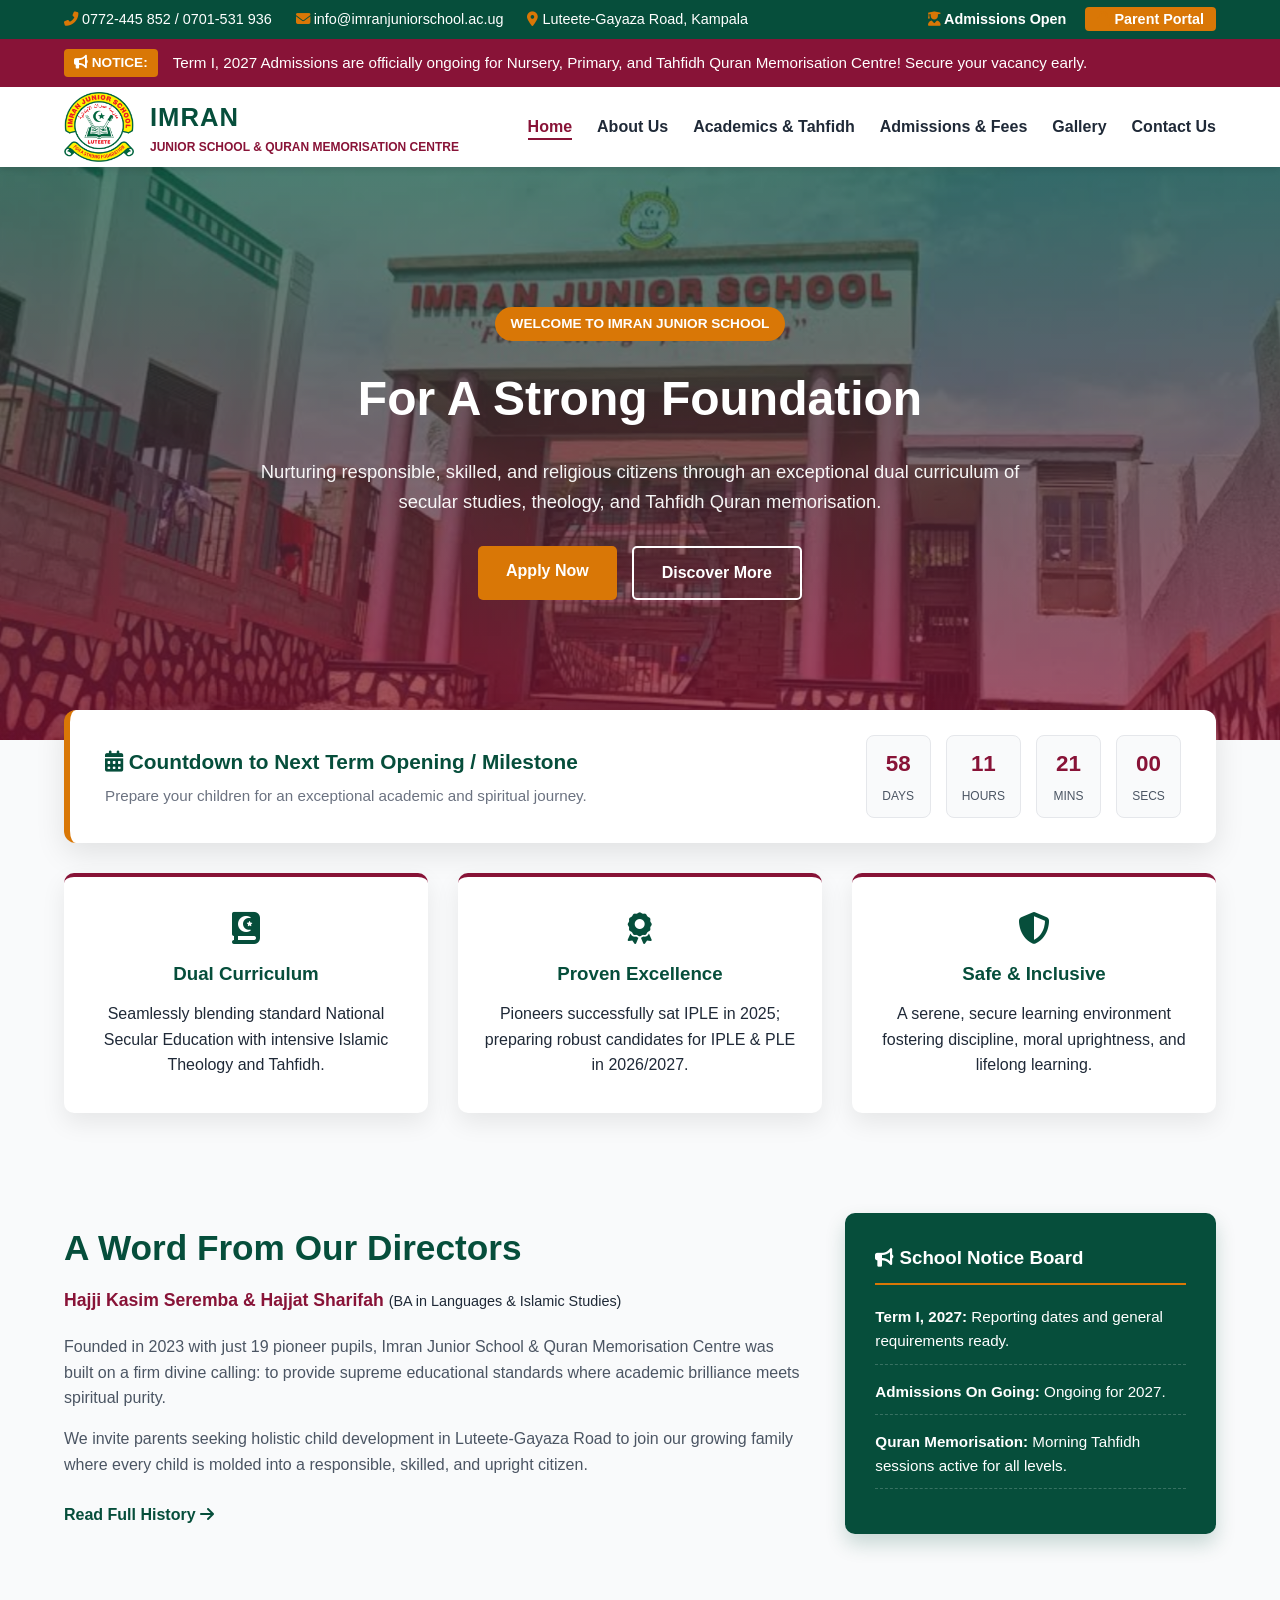
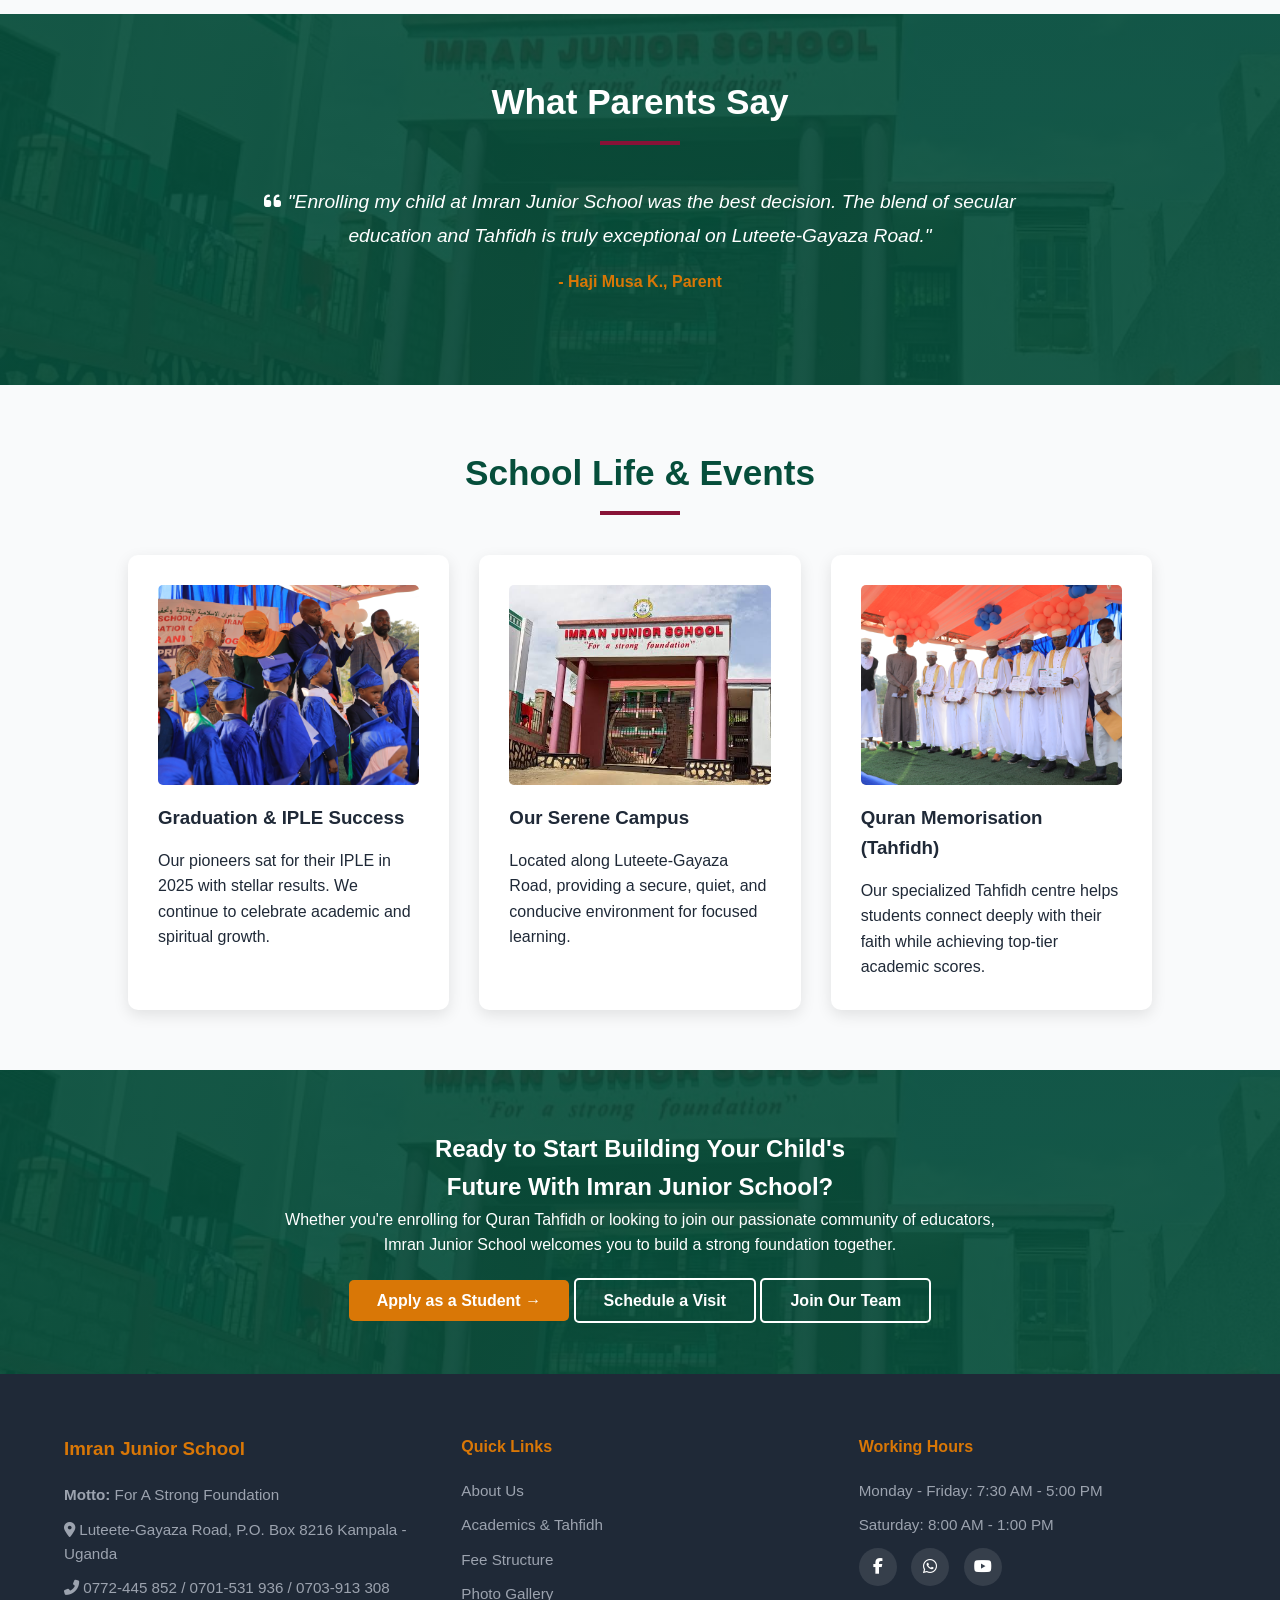
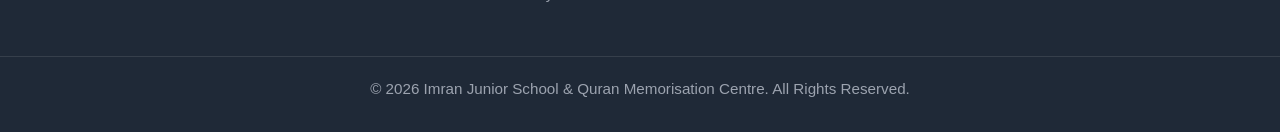
<file: index.html>
<!DOCTYPE html>
<html lang="en">
<head>
    <meta charset="UTF-8">
    <meta name="viewport" content="width=device-width, initial-scale=1.0">
    
    <!-- Comprehensive SEO Meta Tags -->
    <title>Imran Junior School & Quran Memorisation Centre | Home</title>
    <meta name="description" content="Imran Junior School & Quran Memorisation Centre along Luteete-Gayaza Road provides an exceptional dual curriculum blending national secular primary education, Islamic theology, and Tahfidh Quran memorisation.">
    <meta name="keywords" content="Imran Junior School, dual curriculum schools Uganda, Quran memorisation centre Kampala, Tahfidh school Luteete Gayaza Road, primary schools in Uganda, Islamic and secular education">
    <meta name="author" content="Imran Junior School">
    <link rel="canonical" href="https://imranjuniorschool.com/">

    <!-- Open Graph / Social Media Meta Tags (Facebook, WhatsApp, LinkedIn, Instagram) -->
    <meta property="og:type" content="website">
    <meta property="og:url" content="https://imranjuniorschool.com/">
    <meta property="og:title" content="Imran Junior School & Quran Memorisation Centre">
    <meta property="og:description" content="Discover excellence in dual curriculum education—blending secular primary studies with intensive Tahfidh Quran memorisation along Luteete-Gayaza Road.">
    <meta property="og:image" content="https://imranjuniorschool.com/images/Entrance.jpeg">

    <!-- Twitter / X Card Meta Tags -->
    <meta name="twitter:card" content="summary_large_image">
    <meta name="twitter:title" content="Imran Junior School & Quran Memorisation Centre">
    <meta name="twitter:description" content="Nurturing responsible, skilled, and religious citizens through an exceptional dual curriculum of secular and religious studies.">
    <meta name="twitter:image" content="https://imranjuniorschool.com/images/Entrance.jpeg">

    <link rel="icon" type="image/png" href="images/icon.png">
    <link rel="stylesheet" href="style.css">
    <link rel="stylesheet" href="https://cdnjs.cloudflare.com/ajax/libs/font-awesome/6.4.0/css/all.min.css">
</head>
<body>
    <!-- Top Bar -->
    <div class="top-bar">
        <div class="container top-bar-flex">
            <div class="contact-info">
                <span><i class="fas fa-phone-alt"></i> 0772-445 852 / 0701-531 936</span>
                <span><i class="fas fa-envelope"></i> info@imranjuniorschool.ac.ug</span>
                <span><i class="fas fa-map-marker-alt"></i> Luteete-Gayaza Road, Kampala</span>
            </div>
            <div class="portal-links">
                <a href="admissions.html"><i class="fas fa-user-graduate"></i> Admissions Open</a>
                <a href="contact.html" class="portal-btn"><i class="fas fa-lock"></i> Parent Portal</a>
            </div>
        </div>
    </div>

    <!-- Live Announcements Ticker -->
    <div class="announcement-ticker">
        <div class="container ticker-flex">
            <span class="ticker-badge"><i class="fas fa-bullhorn"></i> NOTICE:</span>
            <div class="ticker-text">
                <p>Term I, 2027 Admissions are officially ongoing for Nursery, Primary, and Tahfidh Quran Memorisation Centre! Secure your vacancy early.</p>
            </div>
        </div>
    </div>

    <!-- Navigation Header -->
    <header class="header">
        <div class="container nav-container">
            <div class="logo-icon">
                <img src="images/icon.png" alt="School logo" width="70" height="70">
                <div class="logo">
                    <h1>IMRAN</h1>
                    <p>Junior School & Quran Memorisation Centre</p>
                </div>                
            </div>
            <nav class="navbar" id="navbar">
                <ul class="nav-links">
                    <li><a href="index.html" class="active">Home</a></li>
                    <li><a href="about.html">About Us</a></li>
                    <li><a href="academics.html">Academics & Tahfidh</a></li>
                    <li><a href="admissions.html">Admissions & Fees</a></li>
                    <li><a href="gallery.html">Gallery</a></li>
                    <li><a href="contact.html">Contact Us</a></li>
                </ul>
            </nav>
            <div class="menu-toggle" id="mobile-menu">
                <i class="fas fa-bars"></i>
            </div>
        </div>
    </header>

    <!-- Hero Section with Top-Tier Layered Slideshow -->
    <section class="hero">
        <!-- Stacked Background Slide Layers -->
        <div class="hero-slides">
            <div class="hero-slide active" style="background-image: url('images/Entrance.jpeg');"></div>
            <div class="hero-slide" style="background-image: url('images/graduates.JPG');"></div>
            <div class="hero-slide" style="background-image: url('images/Quran memorisation.JPG');"></div>
        </div>
        <!-- Gradient Overlay for Text Readability -->
        <div class="hero-overlay"></div>

        <div class="hero-content">
            <span class="badge">Welcome to Imran Junior School</span>
            <h2>For A Strong Foundation</h2>
            <p>Nurturing responsible, skilled, and religious citizens through an exceptional dual curriculum of secular studies, theology, and Tahfidh Quran memorisation.</p>
            <div class="hero-btns">
                <a href="admissions.html" class="btn btn-primary">Apply Now</a>
                <a href="about.html" class="btn btn-secondary">Discover More</a>
            </div>
        </div>
    </section>

    <!-- Interactive Countdown Widget -->
    <section class="countdown-section container">
        <div class="countdown-card">
            <div class="countdown-info">
                <h3><i class="fas fa-calendar-alt"></i> Countdown to Next Term Opening / Milestone</h3>
                <p>Prepare your children for an exceptional academic and spiritual journey.</p>
            </div>
            <div class="countdown-timer" id="countdownTimer">
                <div class="time-box"><span id="days">00</span><small>Days</small></div>
                <div class="time-box"><span id="hours">00</span><small>Hours</small></div>
                <div class="time-box"><span id="minutes">00</span><small>Mins</small></div>
                <div class="time-box"><span id="seconds">00</span><small>Secs</small></div>
            </div>
        </div>
    </section>

    <!-- Quick Stats & Notice Board -->
    <section class="highlights container">
        <div class="highlight-card">
            <i class="fas fa-book-quran fa-2x"></i>
            <h3>Dual Curriculum</h3>
            <p>Seamlessly blending standard National Secular Education with intensive Islamic Theology and Tahfidh.</p>
        </div>
        <div class="highlight-card">
            <i class="fas fa-award fa-2x"></i>
            <h3>Proven Excellence</h3>
            <p>Pioneers successfully sat IPLE in 2025; preparing robust candidates for IPLE & PLE in 2026/2027.</p>
        </div>
        <div class="highlight-card">
            <i class="fas fa-shield-alt fa-2x"></i>
            <h3>Safe & Inclusive</h3>
            <p>A serene, secure learning environment fostering discipline, moral uprightness, and lifelong learning.</p>
        </div>
    </section>

    <!-- Welcome Message from Directors -->
    <section class="welcome-section container">
        <div class="welcome-grid">
            <div class="welcome-text">
                <h2>A Word From Our Directors</h2>
                <h4 class="director-names">Hajji Kasim Seremba & Hajjat Sharifah <span class="sub">(BA in Languages & Islamic Studies)</span></h4>
                <p>Founded in 2023 with just 19 pioneer pupils, Imran Junior School & Quran Memorisation Centre was built on a firm divine calling: to provide supreme educational standards where academic brilliance meets spiritual purity.</p>
                <p>We invite parents seeking holistic child development in Luteete-Gayaza Road to join our growing family where every child is molded into a responsible, skilled, and upright citizen.</p>
                <a href="about.html" class="read-more-btn">Read Full History <i class="fas fa-arrow-right"></i></a>
            </div>
            <div class="welcome-banner-box">
                <div class="notice-board">
                    <h3><i class="fas fa-bullhorn"></i> School Notice Board</h3>
                    <ul>
                        <li><strong>Term I, 2027:</strong> Reporting dates and general requirements ready.</li>
                        <li><strong>Admissions On Going:</strong> Ongoing for 2027.</li>
                        <li><strong>Quran Memorisation:</strong> Morning Tahfidh sessions active for all levels.</li>
                    </ul>
                </div>
            </div>
        </div>
    </section>

    <!-- Interactive Parent Testimonials Section -->
    <section class="testimonials-section">
        <div class="container">
            <h3 class="section-title" style="color:var(--white);">What Parents Say</h3>
            <div class="testimonial-slider" id="testimonialSlider">
                <div class="testimonial-item active">
                    <p><i class="fas fa-quote-left"></i> "Enrolling my child at Imran Junior School was the best decision. The blend of secular education and Tahfidh is truly exceptional on Luteete-Gayaza Road."</p>
                    <h4>- Haji Musa K., Parent</h4>
                </div>
                <div class="testimonial-item">
                    <p><i class="fas fa-quote-left"></i> "The discipline, care, and moral uprightness instilled in the pupils here are unmatched. Teachers are exceptionally dedicated."</p>
                    <h4>- Nambi Sarah, Parent</h4>
                </div>
                <div class="testimonial-item">
                    <p><i class="fas fa-quote-left"></i> "My daughter's Quran memorisation and confidence have grown tremendously. Thank you Hajji Kasim and the entire administration!"</p>
                    <h4>- Amina N., Parent</h4>
                </div>
            </div>
        </div>
    </section>

    <!-- School Life & Events Section -->
    <section class="section">
        <h3 class="section-title">School Life & Events</h3>
        <div class="grid-3">
            <div class="card">
                <img src="images/graduates.JPG" alt="Kids on stage" style="width:100%; height:200px; object-fit:cover; border-radius:5px; margin-bottom:10px;">
                <h3>Graduation & IPLE Success</h3>
                <p>Our pioneers sat for their IPLE in 2025 with stellar results. We continue to celebrate academic and spiritual growth.</p>
            </div>
            <div class="card">
                <img src="images/Entrance.jpeg" alt="School Gate" style="width:100%; height:200px; object-fit:cover; border-radius:5px; margin-bottom:10px;">
                <h3>Our Serene Campus</h3>
                <p>Located along Luteete-Gayaza Road, providing a secure, quiet, and conducive environment for focused learning.</p>
            </div>
            <div class="card">
                <img src="images/Quran memorisation.JPG" alt="Award ceremony" style="width:100%; height:200px; object-fit:cover; border-radius:5px; margin-bottom:10px;">
                <h3>Quran Memorisation (Tahfidh)</h3>
                <p>Our specialized Tahfidh centre helps students connect deeply with their faith while achieving top-tier academic scores.</p>
            </div>
        </div>
    </section>

    <!-- Call to Action Section -->
    <section class="testimonials-section">
        <div>
            <h1>Ready to Start Building Your Child's <br><span>Future With Imran Junior School?</span></h1>
            <p>Whether you're enrolling for Quran Tahfidh or looking to join our passionate community of educators,<br>Imran Junior School welcomes you to build a strong foundation together.</p>

            <div class="action-btns">
                <a href="admissions.html" class="btn btn-primary">Apply as a Student &rarr;</a>
                <a href="contact.html" class="btn btn-secondary">Schedule a Visit</a>
                <a href="contact.html" class="btn btn-secondary">Join Our Team</a>
            </div>
        </div>
    </section>

    <!-- Footer -->
    <footer class="footer">
        <div class="container footer-grid">
            <div>
                <h3>Imran Junior School</h3>
                <p><strong>Motto:</strong> For A Strong Foundation</p>
                <p><i class="fas fa-map-marker-alt"></i> Luteete-Gayaza Road, P.O. Box 8216 Kampala - Uganda</p>
                <p><i class="fas fa-phone-alt"></i> 0772-445 852 / 0701-531 936 / 0703-913 308</p>
            </div>
            <div>
                <h4>Quick Links</h4>
                <ul>
                    <li><a href="about.html">About Us</a></li>
                    <li><a href="academics.html">Academics & Tahfidh</a></li>
                    <li><a href="admissions.html">Fee Structure</a></li>
                    <li><a href="gallery.html">Photo Gallery</a></li>
                </ul>
            </div>
            <div>
                <h4>Working Hours</h4>
                <p>Monday - Friday: 7:30 AM - 5:00 PM</p>
                <p>Saturday: 8:00 AM - 1:00 PM</p>
                <div class="social-icons">
                    <a href="#"><i class="fab fa-facebook-f"></i></a>
                    <a href="#"><i class="fab fa-whatsapp"></i></a>
                    <a href="#"><i class="fab fa-youtube"></i></a>
                </div>
            </div>
        </div>
        <div class="footer-bottom">
            <p>&copy; 2026 Imran Junior School & Quran Memorisation Centre. All Rights Reserved.</p>
        </div>
    </footer>

    <script src="script.js" defer></script>
</body>
</html>
</file>
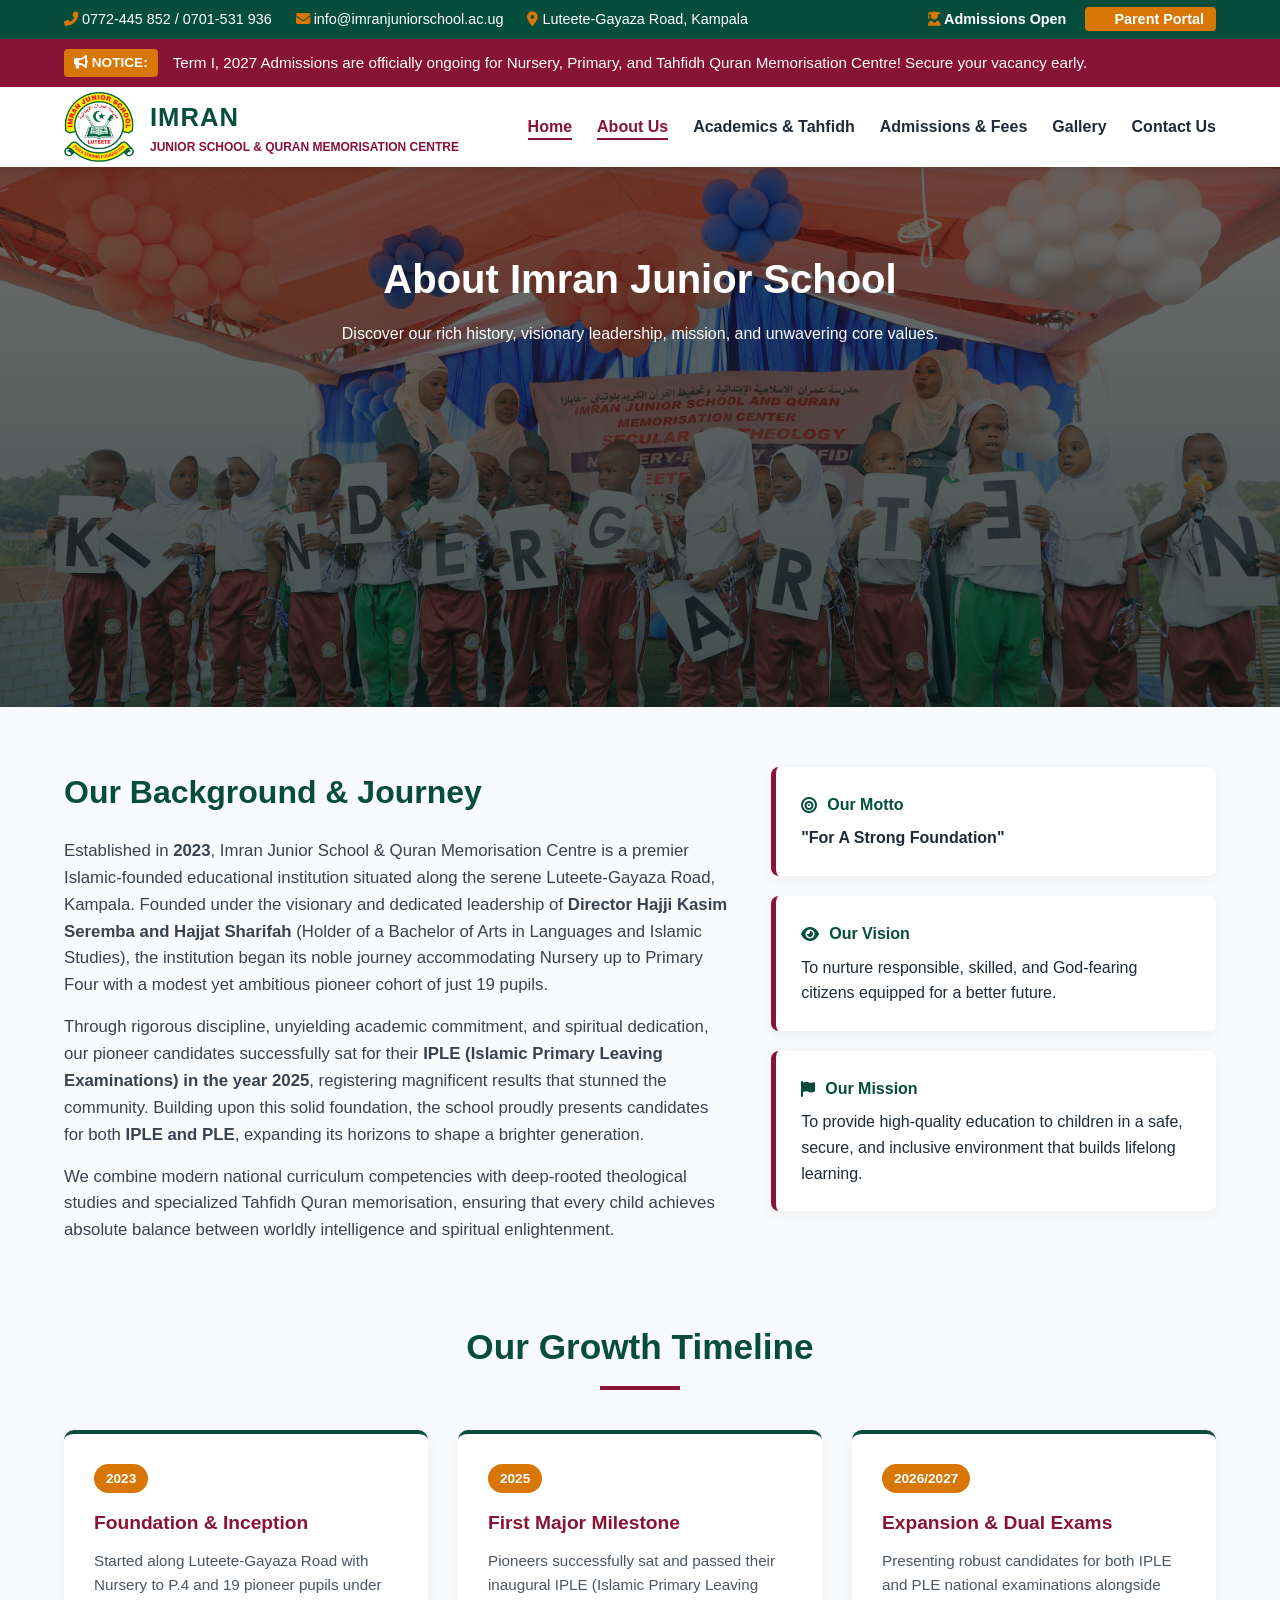
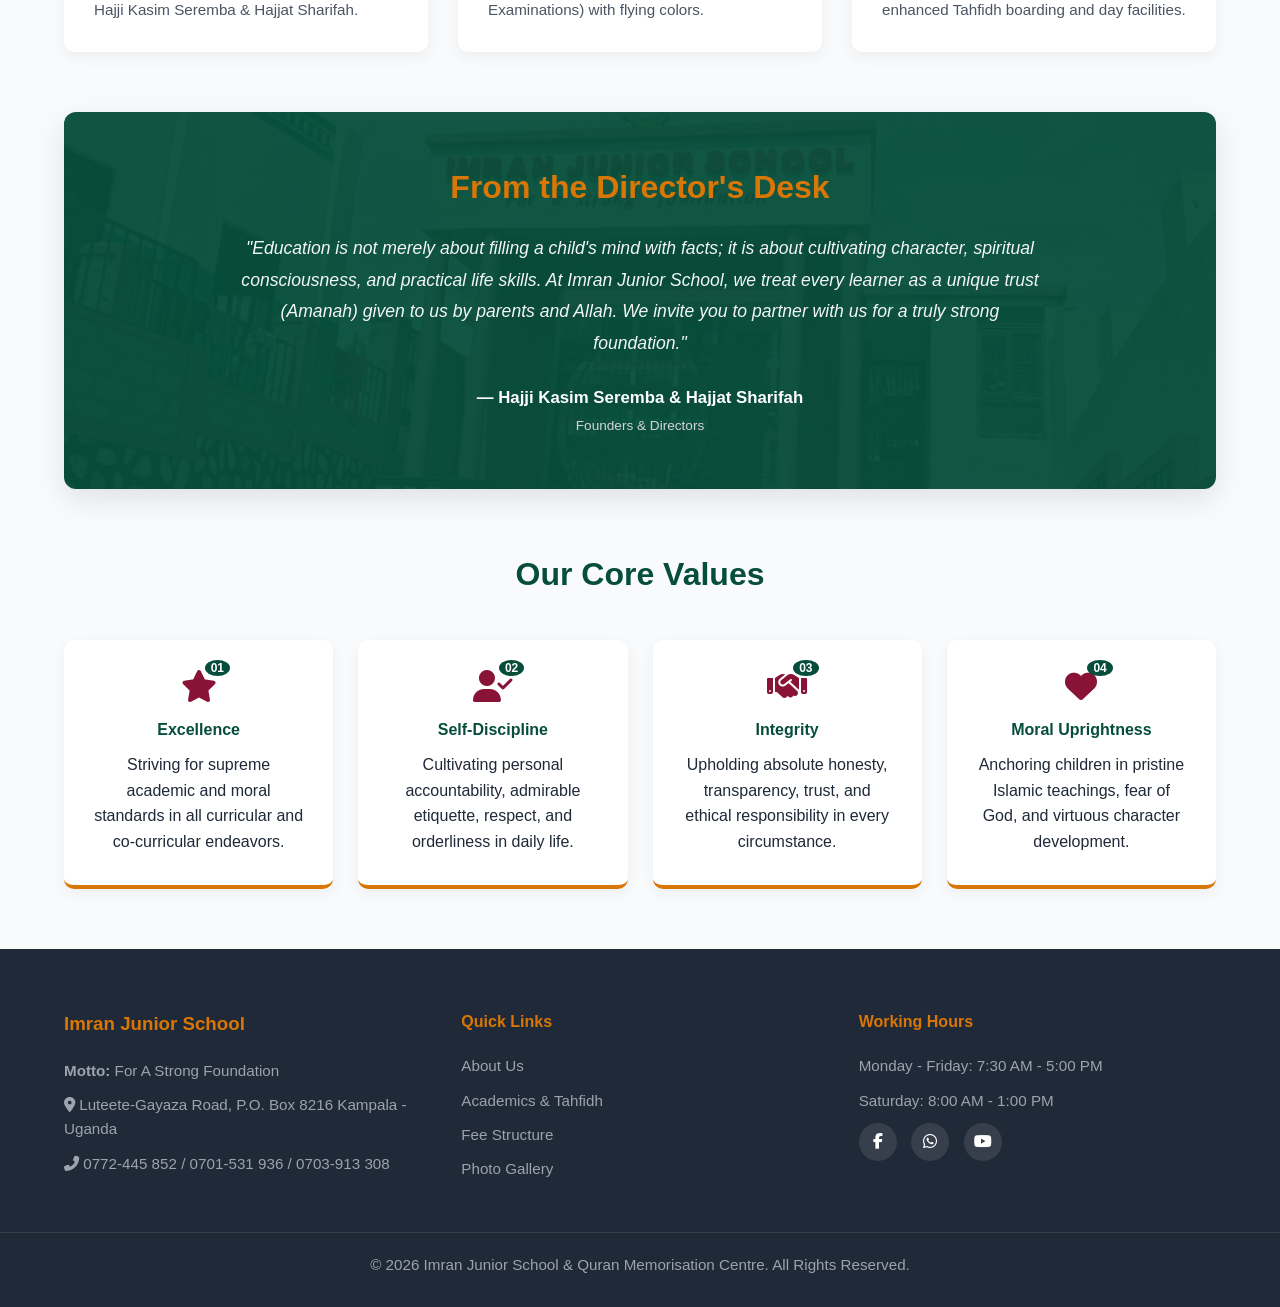
<file: about.html>
<!DOCTYPE html>
<html lang="en">
<head>
    <meta charset="UTF-8">
    <meta name="viewport" content="width=device-width, initial-scale=1.0">
    <title>About Us | Imran Junior School & Quran Memorisation Centre</title>

    <!-- Comprehensive SEO Meta Tags -->
    <meta name="description" content="Imran Junior School & Quran Memorisation Centre along Luteete-Gayaza Road provides an exceptional dual curriculum blending national secular primary education, Islamic theology, and Tahfidh Quran memorisation.">
    <meta name="keywords" content="Imran Junior School, dual curriculum schools Uganda, Quran memorisation centre Kampala, Tahfidh school Luteete Gayaza Road, primary schools in Uganda, Islamic and secular education">
    <meta name="author" content="Imran Junior School">
    <link rel="canonical" href="https://imranjuniorschool.com/">

    <!-- Open Graph / Social Media Meta Tags (Facebook, WhatsApp, LinkedIn, Instagram) -->
    <meta property="og:type" content="website">
    <meta property="og:url" content="https://imranjuniorschool.com/">
    <meta property="og:title" content="Imran Junior School & Quran Memorisation Centre">
    <meta property="og:description" content="Discover excellence in dual curriculum education—blending secular primary studies with intensive Tahfidh Quran memorisation along Luteete-Gayaza Road.">
    <meta property="og:image" content="https://imranjuniorschool.com/images/Entrance.jpeg">

    <!-- Twitter / X Card Meta Tags -->
    <meta name="twitter:card" content="summary_large_image">
    <meta name="twitter:title" content="Imran Junior School & Quran Memorisation Centre">
    <meta name="twitter:description" content="Nurturing responsible, skilled, and religious citizens through an exceptional dual curriculum of secular and religious studies.">
    <meta name="twitter:image" content="https://imranjuniorschool.com/images/Entrance.jpeg">

    <link rel="icon" type="image/png" href="images/icon.png">
    <link rel="stylesheet" href="style.css">
    <link rel="stylesheet" href="https://cdnjs.cloudflare.com/ajax/libs/font-awesome/6.4.0/css/all.min.css">
    <link rel="icon/x" type="image/png" href="images/icon.png">
    <link rel="stylesheet" href="style.css">
    <link rel="stylesheet" href="https://cdnjs.cloudflare.com/ajax/libs/font-awesome/6.4.0/css/all.min.css">
</head>
<body>
    <!-- Top Bar -->
    <div class="top-bar">
        <div class="container top-bar-flex">
            <div class="contact-info">
                <span><i class="fas fa-phone-alt"></i> 0772-445 852 / 0701-531 936</span>
                <span><i class="fas fa-envelope"></i> info@imranjuniorschool.ac.ug</span>
                <span><i class="fas fa-map-marker-alt"></i> Luteete-Gayaza Road, Kampala</span>
            </div>
            <div class="portal-links">
                <a href="admissions.html"><i class="fas fa-user-graduate"></i> Admissions Open</a>
                <a href="contact.html" class="portal-btn"><i class="fas fa-lock"></i> Parent Portal</a>
            </div>
        </div>
    </div>

    <!-- Live Announcements Ticker Added for High Interactivity -->
    <div class="announcement-ticker">
        <div class="container ticker-flex">
            <span class="ticker-badge"><i class="fas fa-bullhorn"></i> NOTICE:</span>
            <div class="ticker-text">
                <p>Term I, 2027 Admissions are officially ongoing for Nursery, Primary, and Tahfidh Quran Memorisation Centre! Secure your vacancy early.</p>
            </div>
        </div>
    </div>

    <!-- Navigation Header -->
    <header class="header">
        <div class="container nav-container">
            <div class="logo-icon">
                <img src="images/icon.png" alt="School logo" width="70" height="70">
                <div class="logo">
                    <h1>IMRAN</h1>
                    <p>Junior School & Quran Memorisation Centre</p>
                </div>                
            </div>
            <nav class="navbar" id="navbar">
                <ul class="nav-links">
                    <li><a href="index.html" class="active">Home</a></li>
                    <li><a href="about.html">About Us</a></li>
                    <li><a href="academics.html">Academics & Tahfidh</a></li>
                    <li><a href="admissions.html">Admissions & Fees</a></li>
                    <li><a href="gallery.html">Gallery</a></li>
                    <li><a href="contact.html">Contact Us</a></li>
                </ul>
            </nav>
            <div class="menu-toggle" id="mobile-menu">
                <i class="fas fa-bars"></i>
            </div>
        </div>
    </header>

    <!-- Page Banner -->
    <section class="page-banner">
        <div class="container">
            <h2>About Imran Junior School</h2>
            <p>Discover our rich history, visionary leadership, mission, and unwavering core values.</p>
        </div>
    </section>

    <!-- Main About Content & Background -->
    <section class="about-main container">
        <div class="about-grid">
            <div class="about-content">
                <h3>Our Background & Journey</h3>
                <p>Established in <strong>2023</strong>, Imran Junior School & Quran Memorisation Centre is a premier Islamic-founded educational institution situated along the serene Luteete-Gayaza Road, Kampala. Founded under the visionary and dedicated leadership of <strong>Director Hajji Kasim Seremba and Hajjat Sharifah</strong> (Holder of a Bachelor of Arts in Languages and Islamic Studies), the institution began its noble journey accommodating Nursery up to Primary Four with a modest yet ambitious pioneer cohort of just 19 pupils.</p>
                
                <p>Through rigorous discipline, unyielding academic commitment, and spiritual dedication, our pioneer candidates successfully sat for their <strong>IPLE (Islamic Primary Leaving Examinations) in the year 2025</strong>, registering magnificent results that stunned the community. Building upon this solid foundation, the school proudly presents candidates for both <strong>IPLE and PLE</strong>, expanding its horizons to shape a brighter generation.</p>
                
                <p>We combine modern national curriculum competencies with deep-rooted theological studies and specialized Tahfidh Quran memorisation, ensuring that every child achieves absolute balance between worldly intelligence and spiritual enlightenment.</p>
            </div>
            
            <div class="mission-vision-box">
                <div class="mv-card">
                    <h4><i class="fas fa-bullseye"></i> Our Motto</h4>
                    <p><strong>"For A Strong Foundation"</strong></p>
                </div>
                <div class="mv-card">
                    <h4><i class="fas fa-eye"></i> Our Vision</h4>
                    <p>To nurture responsible, skilled, and God-fearing citizens equipped for a better future.</p>
                </div>
                <div class="mv-card">
                    <h4><i class="fas fa-flag"></i> Our Mission</h4>
                    <p>To provide high-quality education to children in a safe, secure, and inclusive environment that builds lifelong learning.</p>
                </div>
            </div>
        </div>

        <!-- NEW: Interactive School Milestone Timeline Added for Enhanced Storytelling -->
        <div class="history-timeline-section">
            <h3 class="section-title">Our Growth Timeline</h3>
            <div class="timeline-grid">
                <div class="timeline-item">
                    <span class="timeline-year">2023</span>
                    <h4>Foundation & Inception</h4>
                    <p>Started along Luteete-Gayaza Road with Nursery to P.4 and 19 pioneer pupils under Hajji Kasim Seremba & Hajjat Sharifah.</p>
                </div>
                <div class="timeline-item">
                    <span class="timeline-year">2025</span>
                    <h4>First Major Milestone</h4>
                    <p>Pioneers successfully sat and passed their inaugural IPLE (Islamic Primary Leaving Examinations) with flying colors.</p>
                </div>
                <div class="timeline-item">
                    <span class="timeline-year">2026/2027</span>
                    <h4>Expansion & Dual Exams</h4>
                    <p>Presenting robust candidates for both IPLE and PLE national examinations alongside enhanced Tahfidh boarding and day facilities.</p>
                </div>
            </div>
        </div>

        <!-- NEW: Director's Desk Feature Added for Parent Trust & Clarity -->
        <div class="directors-desk-box">
            <div class="desk-content">
                <h3>From the Director's Desk</h3>
                <p><em>"Education is not merely about filling a child's mind with facts; it is about cultivating character, spiritual consciousness, and practical life skills. At Imran Junior School, we treat every learner as a unique trust (Amanah) given to us by parents and Allah. We invite you to partner with us for a truly strong foundation."</em></p>
                <h4 class="director-signature">— Hajji Kasim Seremba & Hajjat Sharifah <br><small>Founders & Directors</small></h4>
            </div>
        </div>

        <!-- Core Values Section -->
        <div class="core-values-section">
            <h3>Our Core Values</h3>
            <div class="values-grid">
                <div class="value-item">
                    <i class="fas fa-star"><span>01</span></i>
                    <h4>Excellence</h4>
                    <p>Striving for supreme academic and moral standards in all curricular and co-curricular endeavors.</p>
                </div>
                <div class="value-item">
                    <i class="fas fa-user-check"><span>02</span></i>
                    <h4>Self-Discipline</h4>
                    <p>Cultivating personal accountability, admirable etiquette, respect, and orderliness in daily life.</p>
                </div>
                <div class="value-item">
                    <i class="fas fa-handshake"><span>03</span></i>
                    <h4>Integrity</h4>
                    <p>Upholding absolute honesty, transparency, trust, and ethical responsibility in every circumstance.</p>
                </div>
                <div class="value-item">
                    <i class="fas fa-heart"><span>04</span></i>
                    <h4>Moral Uprightness</h4>
                    <p>Anchoring children in pristine Islamic teachings, fear of God, and virtuous character development.</p>
                </div>
            </div>
        </div>
    </section>

   <!-- Footer -->
    <footer class="footer">
        <div class="container footer-grid">
            <div>
                <h3>Imran Junior School</h3>
                <p><strong>Motto:</strong> For A Strong Foundation</p>
                <p><i class="fas fa-map-marker-alt"></i> Luteete-Gayaza Road, P.O. Box 8216 Kampala - Uganda</p>
                <p><i class="fas fa-phone-alt"></i> 0772-445 852 / 0701-531 936 / 0703-913 308</p>
            </div>
            <div>
                <h4>Quick Links</h4>
                <ul>
                    <li><a href="about.html">About Us</a></li>
                    <li><a href="academics.html">Academics & Tahfidh</a></li>
                    <li><a href="admissions.html">Fee Structure</a></li>
                    <li><a href="gallery.html">Photo Gallery</a></li>
                </ul>
            </div>
            <div>
                <h4>Working Hours</h4>
                <p>Monday - Friday: 7:30 AM - 5:00 PM</p>
                <p>Saturday: 8:00 AM - 1:00 PM</p>
                <div class="social-icons">
                    <a href="#"><i class="fab fa-facebook-f"></i></a>
                    <a href="#"><i class="fab fa-whatsapp"></i></a>
                    <a href="#"><i class="fab fa-youtube"></i></a>
                </div>
            </div>
        </div>
        <div class="footer-bottom">
            <p>&copy; 2026 Imran Junior School & Quran Memorisation Centre. All Rights Reserved.</p>
        </div>
    </footer>

    <script src="script.js"></script>
</body>
</html>
</file>
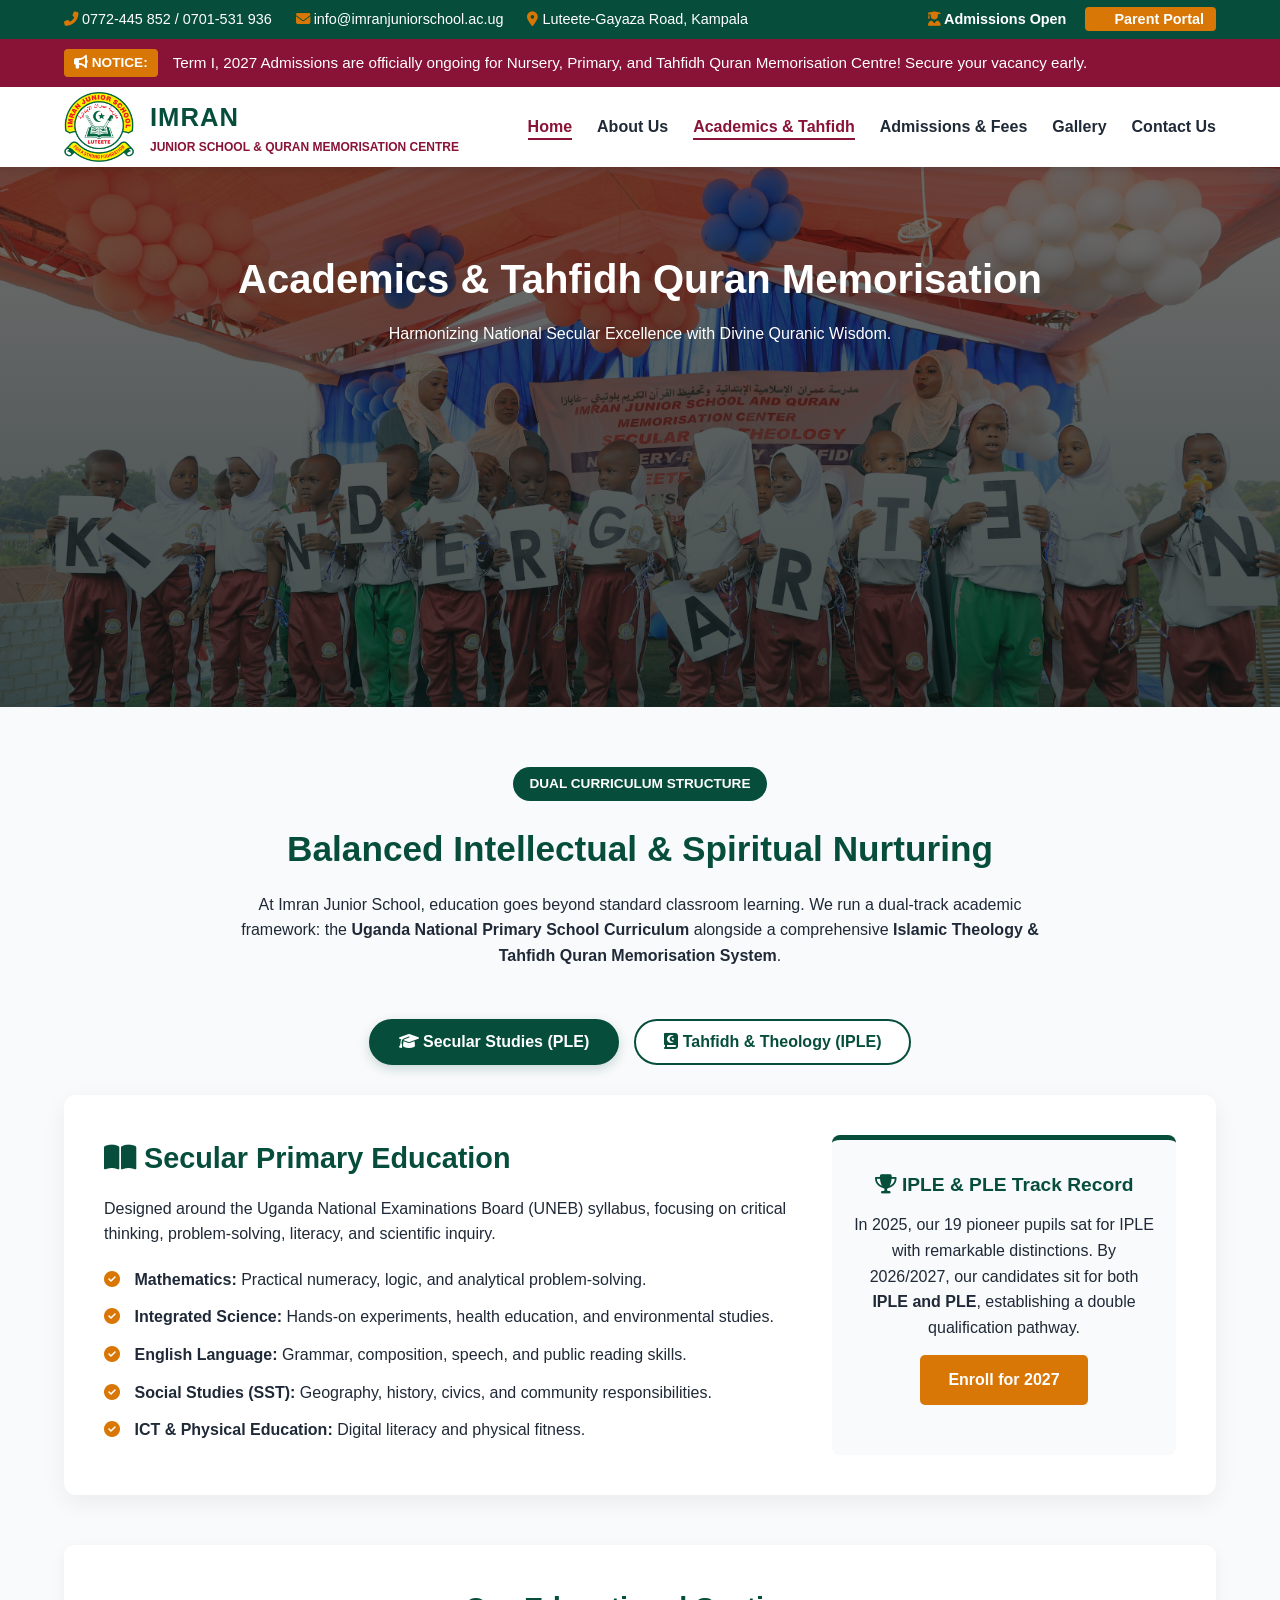
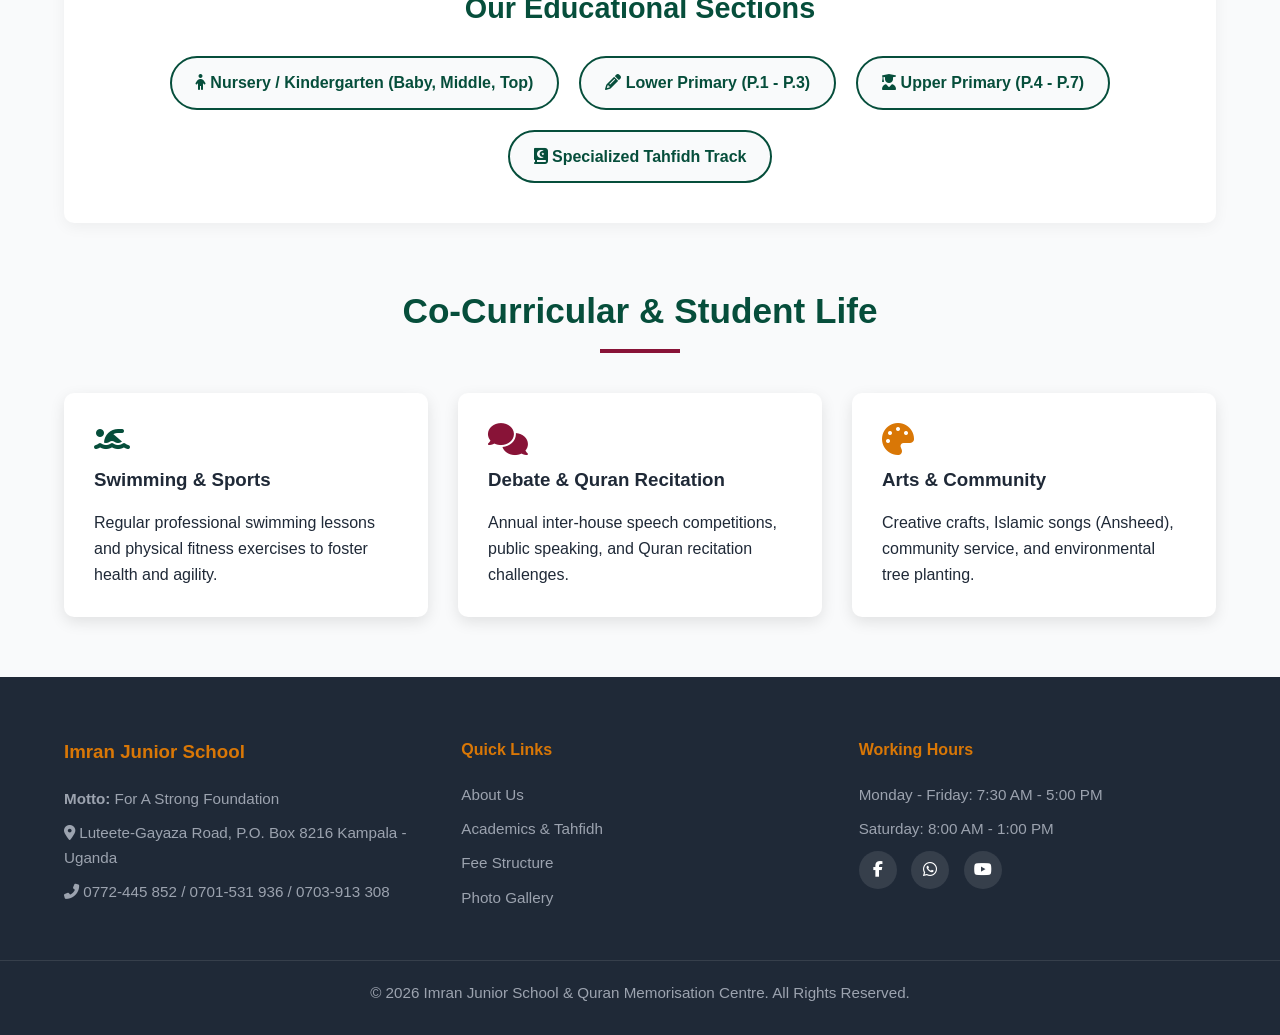
<file: academics.html>
<!DOCTYPE html>
<html lang="en">
<head>
    <meta charset="UTF-8">
    <meta name="viewport" content="width=device-width, initial-scale=1.0">
    <title>Academics & Tahfidh | Imran Junior School</title>

     <!-- Comprehensive SEO Meta Tags -->
    <meta name="description" content="Imran Junior School & Quran Memorisation Centre along Luteete-Gayaza Road provides an exceptional dual curriculum blending national secular primary education, Islamic theology, and Tahfidh Quran memorisation.">
    <meta name="keywords" content="Imran Junior School, dual curriculum schools Uganda, Quran memorisation centre Kampala, Tahfidh school Luteete Gayaza Road, primary schools in Uganda, Islamic and secular education">
    <meta name="author" content="Imran Junior School">
    <link rel="canonical" href="https://imranjuniorschool.com/">

    <!-- Open Graph / Social Media Meta Tags (Facebook, WhatsApp, LinkedIn, Instagram) -->
    <meta property="og:type" content="website">
    <meta property="og:url" content="https://imranjuniorschool.com/">
    <meta property="og:title" content="Imran Junior School & Quran Memorisation Centre">
    <meta property="og:description" content="Discover excellence in dual curriculum education—blending secular primary studies with intensive Tahfidh Quran memorisation along Luteete-Gayaza Road.">
    <meta property="og:image" content="https://imranjuniorschool.com/images/Entrance.jpeg">

    <!-- Twitter / X Card Meta Tags -->
    <meta name="twitter:card" content="summary_large_image">
    <meta name="twitter:title" content="Imran Junior School & Quran Memorisation Centre">
    <meta name="twitter:description" content="Nurturing responsible, skilled, and religious citizens through an exceptional dual curriculum of secular and religious studies.">
    <meta name="twitter:image" content="https://imranjuniorschool.com/images/Entrance.jpeg">

    <link rel="icon/x" type="image/png" href="images/icon.png">
    <link rel="stylesheet" href="style.css">
    <link rel="stylesheet" href="https://cdnjs.cloudflare.com/ajax/libs/font-awesome/6.4.0/css/all.min.css">
</head>
<body>
    <!-- Top Bar -->
    <div class="top-bar">
        <div class="container top-bar-flex">
            <div class="contact-info">
                <span><i class="fas fa-phone-alt"></i> 0772-445 852 / 0701-531 936</span>
                <span><i class="fas fa-envelope"></i> info@imranjuniorschool.ac.ug</span>
                <span><i class="fas fa-map-marker-alt"></i> Luteete-Gayaza Road, Kampala</span>
            </div>
            <div class="portal-links">
                <a href="admissions.html"><i class="fas fa-user-graduate"></i> Admissions Open</a>
                <a href="contact.html" class="portal-btn"><i class="fas fa-lock"></i> Parent Portal</a>
            </div>
        </div>
    </div>

    <!-- Live Announcements Ticker Added for High Interactivity -->
    <div class="announcement-ticker">
        <div class="container ticker-flex">
            <span class="ticker-badge"><i class="fas fa-bullhorn"></i> NOTICE:</span>
            <div class="ticker-text">
                <p>Term I, 2027 Admissions are officially ongoing for Nursery, Primary, and Tahfidh Quran Memorisation Centre! Secure your vacancy early.</p>
            </div>
        </div>
    </div>

    <!-- Navigation Header -->
    <header class="header">
        <div class="container nav-container">
            <div class="logo-icon">
                <img src="images/icon.png" alt="School logo" width="70" height="70">
                <div class="logo">
                    <h1>IMRAN</h1>
                    <p>Junior School & Quran Memorisation Centre</p>
                </div>                
            </div>
            <nav class="navbar" id="navbar">
                <ul class="nav-links">
                    <li><a href="index.html" class="active">Home</a></li>
                    <li><a href="about.html">About Us</a></li>
                    <li><a href="academics.html">Academics & Tahfidh</a></li>
                    <li><a href="admissions.html">Admissions & Fees</a></li>
                    <li><a href="gallery.html">Gallery</a></li>
                    <li><a href="contact.html">Contact Us</a></li>
                </ul>
            </nav>
            <div class="menu-toggle" id="mobile-menu">
                <i class="fas fa-bars"></i>
            </div>
        </div>
    </header>

    <!-- Page Banner -->
    <section class="page-banner">
        <div class="container">
            <h2>Academics & Tahfidh Quran Memorisation</h2>
            <p>Harmonizing National Secular Excellence with Divine Quranic Wisdom.</p>
        </div>
    </section>

    <!-- Academic Intro & Dual Curriculum Banner -->
    <section class="academics-container container">
        <div class="academic-intro">
            <span class="badge" style="background:var(--primary); color:var(--white);">Dual Curriculum Structure</span>
            <h3>Balanced Intellectual & Spiritual Nurturing</h3>
            <p>At Imran Junior School, education goes beyond standard classroom learning. We run a dual-track academic framework: the <strong>Uganda National Primary School Curriculum</strong> alongside a comprehensive <strong>Islamic Theology & Tahfidh Quran Memorisation System</strong>.</p>
        </div>

        <!-- Interactive Curriculum Switcher Tabs -->
        <div class="tab-buttons">
            <button class="tab-btn active" onclick="openCurriculum(event, 'secularTab')"><i class="fas fa-graduation-cap"></i> Secular Studies (PLE)</button>
            <button class="tab-btn" onclick="openCurriculum(event, 'tahfidhTab')"><i class="fas fa-quran"></i> Tahfidh & Theology (IPLE)</button>
        </div>

        <!-- Tab 1: Secular Studies -->
        <div id="secularTab" class="tab-content active-tab">
            <div class="curriculum-detail-grid">
                <div class="detail-text">
                    <h3><i class="fas fa-book-open"></i> Secular Primary Education</h3>
                    <p>Designed around the Uganda National Examinations Board (UNEB) syllabus, focusing on critical thinking, problem-solving, literacy, and scientific inquiry.</p>
                    <ul class="subject-list">
                        <li><i class="fas fa-check-circle"></i> <strong>Mathematics:</strong> Practical numeracy, logic, and analytical problem-solving.</li>
                        <li><i class="fas fa-check-circle"></i> <strong>Integrated Science:</strong> Hands-on experiments, health education, and environmental studies.</li>
                        <li><i class="fas fa-check-circle"></i> <strong>English Language:</strong> Grammar, composition, speech, and public reading skills.</li>
                        <li><i class="fas fa-check-circle"></i> <strong>Social Studies (SST):</strong> Geography, history, civics, and community responsibilities.</li>
                        <li><i class="fas fa-check-circle"></i> <strong>ICT & Physical Education:</strong> Digital literacy and physical fitness.</li>
                    </ul>
                </div>
                <div class="detail-highlight-card">
                    <h4><i class="fas fa-trophy"></i> IPLE & PLE Track Record</h4>
                    <p>In 2025, our 19 pioneer pupils sat for IPLE with remarkable distinctions. By 2026/2027, our candidates sit for both <strong>IPLE and PLE</strong>, establishing a double qualification pathway.</p>
                    <a href="admissions.html" class="btn btn-primary" style="margin-top:15px; display:inline-block;">Enroll for 2027</a>
                </div>
            </div>
        </div>

        <!-- Tab 2: Theology & Tahfidh -->
        <div id="tahfidhTab" class="tab-content">
            <div class="curriculum-detail-grid">
                <div class="detail-text">
                    <h3><i class="fas fa-kaaba"></i> Tahfidh & Islamic Theology Centre</h3>
                    <p>Supervised by qualified Sheikhs and tutors, under the leadership of Hajjat Sharifah (BA in Languages & Islamic Studies). Students complete structured Quran memorisation alongside Islamic ethics.</p>
                    <ul class="subject-list">
                        <li><i class="fas fa-quran"></i> <strong>Hifz (Quran Memorisation):</strong> Daily structured memorisation sessions tailored to child capability.</li>
                        <li><i class="fas fa-check-circle"></i> <strong>Tajweed:</strong> Proper articulation, rules, and melodic recitation.</li>
                        <li><i class="fas fa-check-circle"></i> <strong>Fiqh & Ibadaat:</strong> Practical Islamic jurisprudence, prayer (Salah), and purification.</li>
                        <li><i class="fas fa-check-circle"></i> <strong>Hadith & Tarbiya:</strong> Prophetic traditions, character building, and respect.</li>
                        <li><i class="fas fa-check-circle"></i> <strong>Arabic Language:</strong> Reading, writing, and understanding Quranic Arabic.</li>
                    </ul>
                </div>
                <div class="detail-highlight-card" style="border-top-color:var(--secondary);">
                    <h4><i class="fas fa-moon"></i> Tahfidh Boarding & Day Tracks</h4>
                    <p>Pupils enrolled in the Tahfidh program enjoy dedicated morning and evening memorisation hours with personalized progress tracking for each Juz.</p>
                </div>
            </div>
        </div>

        <!-- Class Levels Badge Showcase -->
        <div class="classes-offered">
            <h3>Our Educational Sections</h3>
            <div class="classes-flex">
                <div class="class-badge"><i class="fas fa-child"></i> Nursery / Kindergarten (Baby, Middle, Top)</div>
                <div class="class-badge"><i class="fas fa-pencil-alt"></i> Lower Primary (P.1 - P.3)</div>
                <div class="class-badge"><i class="fas fa-user-graduate"></i> Upper Primary (P.4 - P.7)</div>
                <div class="class-badge"><i class="fas fa-book-quran"></i> Specialized Tahfidh Track</div>
            </div>
        </div>

        <!-- Co-Curricular & School Activities -->
        <div class="cocurricular-section">
            <h3 class="section-title">Co-Curricular & Student Life</h3>
            <div class="grid-3">
                <div class="card">
                    <i class="fas fa-swimmer fa-2x" style="color:var(--primary); margin-bottom:10px;"></i>
                    <h3>Swimming & Sports</h3>
                    <p>Regular professional swimming lessons and physical fitness exercises to foster health and agility.</p>
                </div>
                <div class="card">
                    <i class="fas fa-comments fa-2x" style="color:var(--secondary); margin-bottom:10px;"></i>
                    <h3>Debate & Quran Recitation</h3>
                    <p>Annual inter-house speech competitions, public speaking, and Quran recitation challenges.</p>
                </div>
                <div class="card">
                    <i class="fas fa-palette fa-2x" style="color:var(--accent); margin-bottom:10px;"></i>
                    <h3>Arts & Community</h3>
                    <p>Creative crafts, Islamic songs (Ansheed), community service, and environmental tree planting.</p>
                </div>
            </div>
        </div>
    </section>

   <!-- Footer -->
    <footer class="footer">
        <div class="container footer-grid">
            <div>
                <h3>Imran Junior School</h3>
                <p><strong>Motto:</strong> For A Strong Foundation</p>
                <p><i class="fas fa-map-marker-alt"></i> Luteete-Gayaza Road, P.O. Box 8216 Kampala - Uganda</p>
                <p><i class="fas fa-phone-alt"></i> 0772-445 852 / 0701-531 936 / 0703-913 308</p>
            </div>
            <div>
                <h4>Quick Links</h4>
                <ul>
                    <li><a href="about.html">About Us</a></li>
                    <li><a href="academics.html">Academics & Tahfidh</a></li>
                    <li><a href="admissions.html">Fee Structure</a></li>
                    <li><a href="gallery.html">Photo Gallery</a></li>
                </ul>
            </div>
            <div>
                <h4>Working Hours</h4>
                <p>Monday - Friday: 7:30 AM - 5:00 PM</p>
                <p>Saturday: 8:00 AM - 1:00 PM</p>
                <div class="social-icons">
                    <a href="#"><i class="fab fa-facebook-f"></i></a>
                    <a href="#"><i class="fab fa-whatsapp"></i></a>
                    <a href="#"><i class="fab fa-youtube"></i></a>
                </div>
            </div>
        </div>
        <div class="footer-bottom">
            <p>&copy; 2026 Imran Junior School & Quran Memorisation Centre. All Rights Reserved.</p>
        </div>
    </footer>

    <script src="script.js"></script>
</body>
</html>
</file>
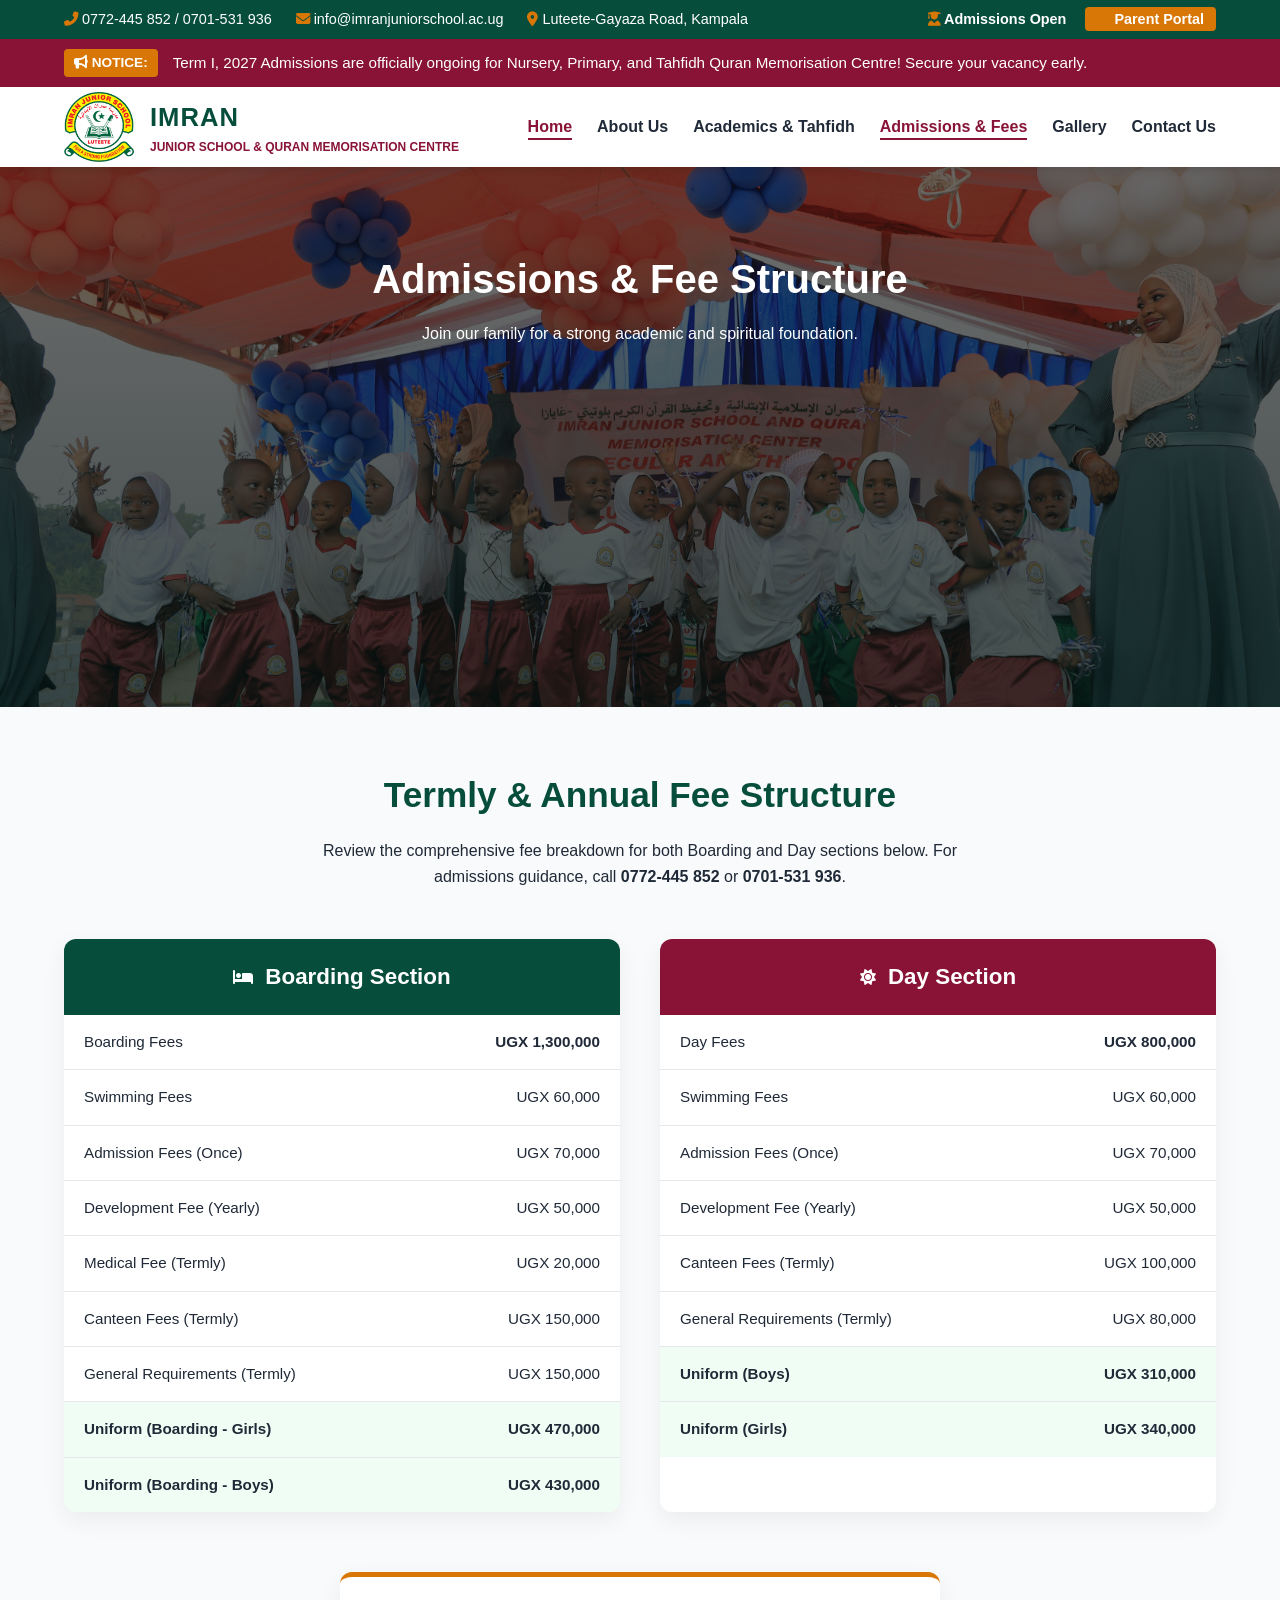
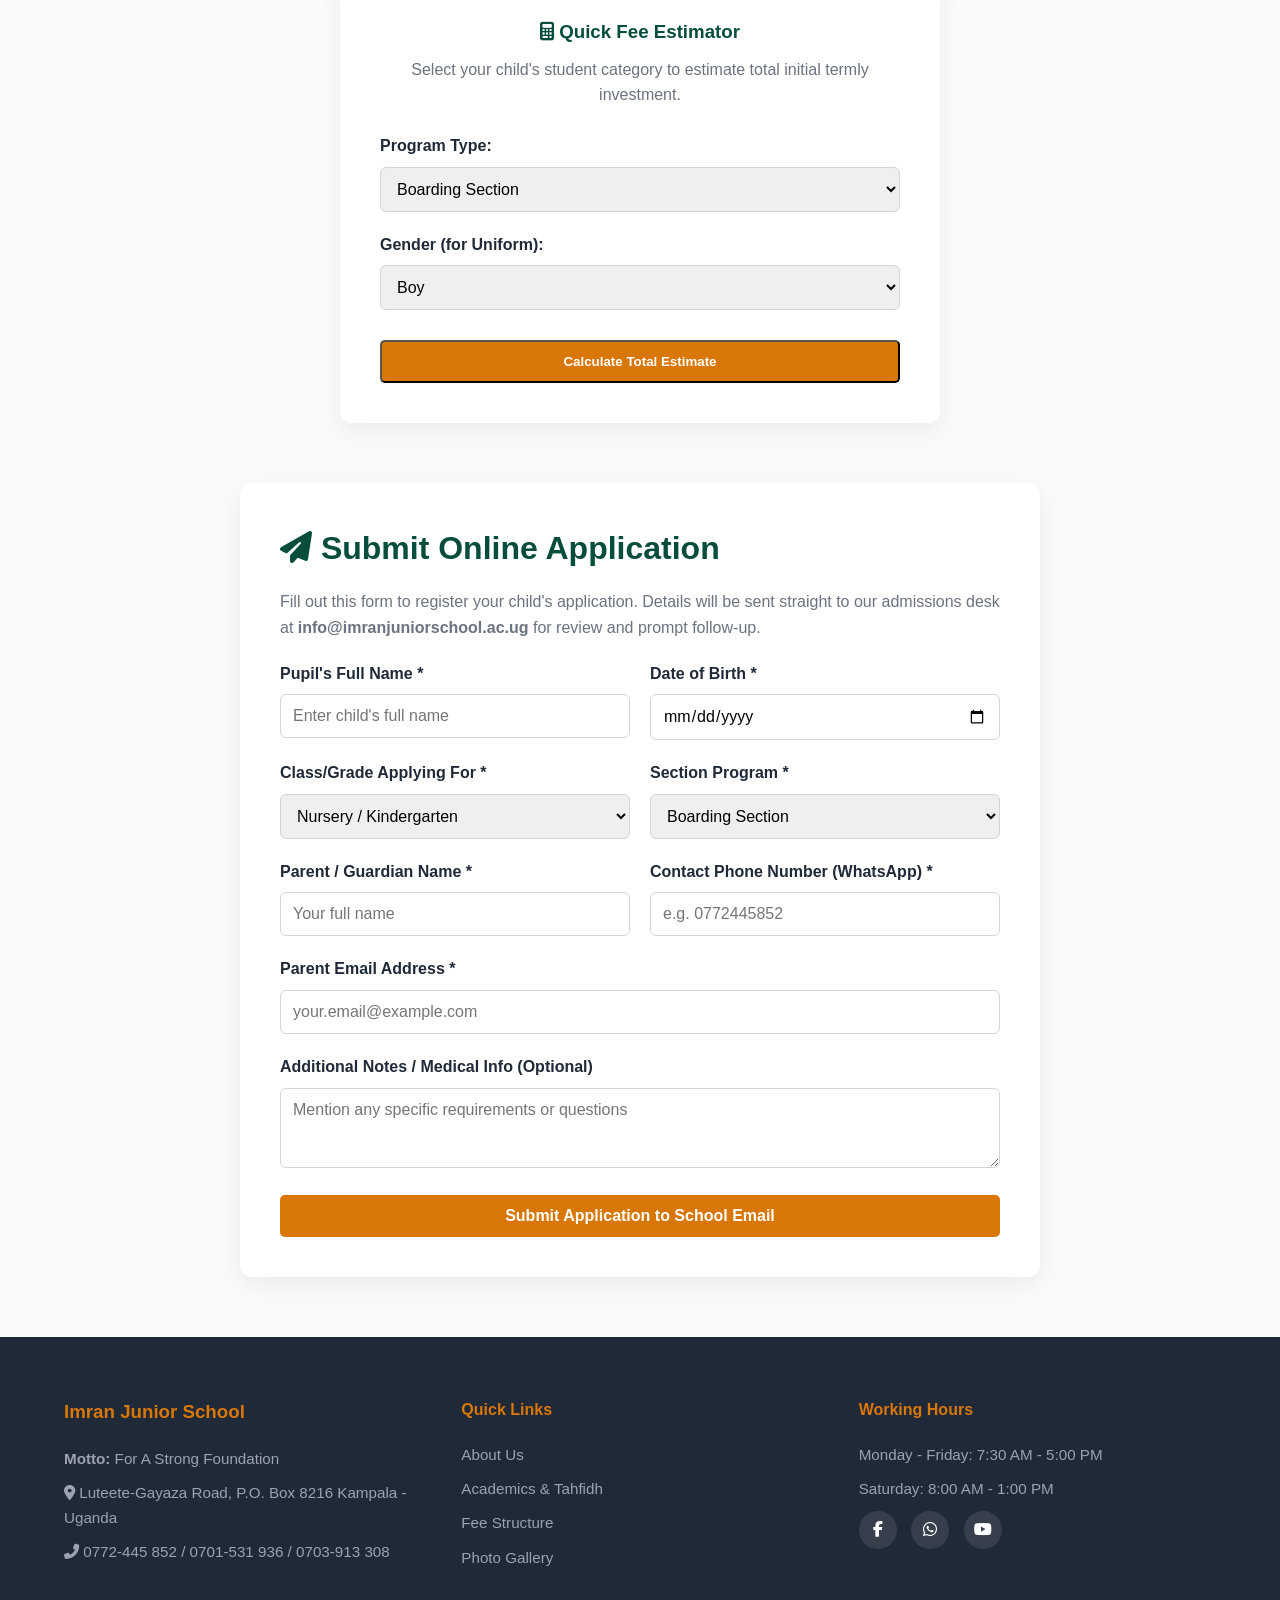
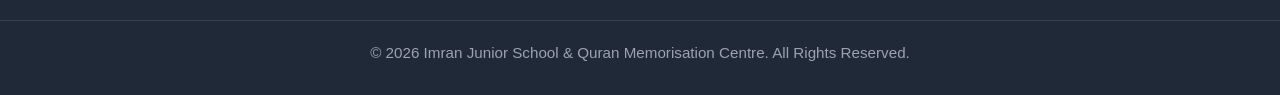
<file: admissions.html>
<!DOCTYPE html>
<html lang="en">
<head>
    <meta charset="UTF-8">
    <meta name="viewport" content="width=device-width, initial-scale=1.0">
    <title>Admissions & Fee Structure | Imran Junior School</title>

     <!-- Comprehensive SEO Meta Tags -->
    <meta name="description" content="Imran Junior School & Quran Memorisation Centre along Luteete-Gayaza Road provides an exceptional dual curriculum blending national secular primary education, Islamic theology, and Tahfidh Quran memorisation.">
    <meta name="keywords" content="Imran Junior School, dual curriculum schools Uganda, Quran memorisation centre Kampala, Tahfidh school Luteete Gayaza Road, primary schools in Uganda, Islamic and secular education">
    <meta name="author" content="Imran Junior School">
    <link rel="canonical" href="https://imranjuniorschool.com/">

    <!-- Open Graph / Social Media Meta Tags (Facebook, WhatsApp, LinkedIn, Instagram) -->
    <meta property="og:type" content="website">
    <meta property="og:url" content="https://imranjuniorschool.com/">
    <meta property="og:title" content="Imran Junior School & Quran Memorisation Centre">
    <meta property="og:description" content="Discover excellence in dual curriculum education—blending secular primary studies with intensive Tahfidh Quran memorisation along Luteete-Gayaza Road.">
    <meta property="og:image" content="https://imranjuniorschool.com/images/Entrance.jpeg">

    <!-- Twitter / X Card Meta Tags -->
    <meta name="twitter:card" content="summary_large_image">
    <meta name="twitter:title" content="Imran Junior School & Quran Memorisation Centre">
    <meta name="twitter:description" content="Nurturing responsible, skilled, and religious citizens through an exceptional dual curriculum of secular and religious studies.">
    <meta name="twitter:image" content="https://imranjuniorschool.com/images/Entrance.jpeg">

    <link rel="icon/x" type="image/png" href="images/icon.png">
    <link rel="stylesheet" href="style.css">
    <link rel="stylesheet" href="https://cdnjs.cloudflare.com/ajax/libs/font-awesome/6.4.0/css/all.min.css">
</head>
<body>
    <!-- Top Bar -->
    <div class="top-bar">
        <div class="container top-bar-flex">
            <div class="contact-info">
                <span><i class="fas fa-phone-alt"></i> 0772-445 852 / 0701-531 936</span>
                <span><i class="fas fa-envelope"></i> info@imranjuniorschool.ac.ug</span>
                <span><i class="fas fa-map-marker-alt"></i> Luteete-Gayaza Road, Kampala</span>
            </div>
            <div class="portal-links">
                <a href="admissions.html"><i class="fas fa-user-graduate"></i> Admissions Open</a>
                <a href="contact.html" class="portal-btn"><i class="fas fa-lock"></i> Parent Portal</a>
            </div>
        </div>
    </div>

    <!-- Live Announcements Ticker Added for High Interactivity -->
    <div class="announcement-ticker">
        <div class="container ticker-flex">
            <span class="ticker-badge"><i class="fas fa-bullhorn"></i> NOTICE:</span>
            <div class="ticker-text">
                <p>Term I, 2027 Admissions are officially ongoing for Nursery, Primary, and Tahfidh Quran Memorisation Centre! Secure your vacancy early.</p>
            </div>
        </div>
    </div>

    <!-- Navigation Header -->
    <header class="header">
        <div class="container nav-container">
            <div class="logo-icon">
                <img src="images/icon.png" alt="School logo" width="70" height="70">
                <div class="logo">
                    <h1>IMRAN</h1>
                    <p>Junior School & Quran Memorisation Centre</p>
                </div>                
            </div>
            <nav class="navbar" id="navbar">
                <ul class="nav-links">
                    <li><a href="index.html" class="active">Home</a></li>
                    <li><a href="about.html">About Us</a></li>
                    <li><a href="academics.html">Academics & Tahfidh</a></li>
                    <li><a href="admissions.html">Admissions & Fees</a></li>
                    <li><a href="gallery.html">Gallery</a></li>
                    <li><a href="contact.html">Contact Us</a></li>
                </ul>
            </nav>
            <div class="menu-toggle" id="mobile-menu">
                <i class="fas fa-bars"></i>
            </div>
        </div>
    </header>

    <!-- Page Banner -->
    <section class="page-banner page-banner-adM">
        <div class="container">
            <h2>Admissions & Fee Structure</h2>
            <p>Join our family for a strong academic and spiritual foundation.</p>
        </div>
    </section>

    <!-- Fee Structure Section -->
    <section class="fees-container container">
        <div class="fees-intro">
            <h3>Termly & Annual Fee Structure</h3>
            <p>Review the comprehensive fee breakdown for both Boarding and Day sections below. For admissions guidance, call <strong>0772-445 852</strong> or <strong>0701-531 936</strong>.</p>
        </div>

        <div class="fees-grid">
            <!-- Boarding Section -->
            <div class="fee-card">
                <div class="fee-header boarding">
                    <i class="fas fa-bed"></i>
                    <h3>Boarding Section</h3>
                </div>
                <table class="fee-table">
                    <tr>
                        <td>Boarding Fees</td>
                        <td><strong>UGX 1,300,000</strong></td>
                    </tr>
                    <tr>
                        <td>Swimming Fees</td>
                        <td>UGX 60,000</td>
                    </tr>
                    <tr>
                        <td>Admission Fees (Once)</td>
                        <td>UGX 70,000</td>
                    </tr>
                    <tr>
                        <td>Development Fee (Yearly)</td>
                        <td>UGX 50,000</td>
                    </tr>
                    <tr>
                        <td>Medical Fee (Termly)</td>
                        <td>UGX 20,000</td>
                    </tr>
                    <tr>
                        <td>Canteen Fees (Termly)</td>
                        <td>UGX 150,000</td>
                    </tr>
                    <tr>
                        <td>General Requirements (Termly)</td>
                        <td>UGX 150,000</td>
                    </tr>
                    <tr class="highlight-row">
                        <td>Uniform (Boarding - Girls)</td>
                        <td><strong>UGX 470,000</strong></td>
                    </tr>
                    <tr class="highlight-row">
                        <td>Uniform (Boarding - Boys)</td>
                        <td><strong>UGX 430,000</strong></td>
                    </tr>
                </table>
            </div>

            <!-- Day Section -->
            <div class="fee-card">
                <div class="fee-header day">
                    <i class="fas fa-sun"></i>
                    <h3>Day Section</h3>
                </div>
                <table class="fee-table">
                    <tr>
                        <td>Day Fees</td>
                        <td><strong>UGX 800,000</strong></td>
                    </tr>
                    <tr>
                        <td>Swimming Fees</td>
                        <td>UGX 60,000</td>
                    </tr>
                    <tr>
                        <td>Admission Fees (Once)</td>
                        <td>UGX 70,000</td>
                    </tr>
                    <tr>
                        <td>Development Fee (Yearly)</td>
                        <td>UGX 50,000</td>
                    </tr>
                    <tr>
                        <td>Canteen Fees (Termly)</td>
                        <td>UGX 100,000</td>
                    </tr>
                    <tr>
                        <td>General Requirements (Termly)</td>
                        <td>UGX 80,000</td>
                    </tr>
                    <tr class="highlight-row">
                        <td>Uniform (Boys)</td>
                        <td><strong>UGX 310,000</strong></td>
                    </tr>
                    <tr class="highlight-row">
                        <td>Uniform (Girls)</td>
                        <td><strong>UGX 340,000</strong></td>
                    </tr>
                </table>
            </div>
        </div>

        <!-- Interactive Fee Estimator Widget -->
        <div class="fee-calculator-box">
            <h3><i class="fas fa-calculator"></i> Quick Fee Estimator</h3>
            <p>Select your child's student category to estimate total initial termly investment.</p>
            <div class="calc-form">
                <div class="form-group">
                    <label>Program Type:</label>
                    <select id="programType">
                        <option value="boarding">Boarding Section</option>
                        <option value="day">Day Section</option>
                    </select>
                </div>
                <div class="form-group">
                    <label>Gender (for Uniform):</label>
                    <select id="studentGender">
                        <option value="boy">Boy</option>
                        <option value="girl">Girl</option>
                    </select>
                </div>
                <button type="button" class="btn btn-primary" id="calcBtn">Calculate Total Estimate</button>
            </div>
            <div class="calc-result" id="calcResult">
                <h4>Estimated Total: <span id="totalAmount">UGX --</span></h4>
                <p class="small-note">* Includes tuition, swimming, admission, development, canteen, requirements, and uniform.</p>
            </div>
        </div>

        <!-- Online Application Form Routed Directly to School Email -->
        <div class="online-application-section" style="margin-top: 60px;">
            <div class="contact-form-box" style="max-width: 800px; margin: 0 auto;">
                <h3><i class="fas fa-paper-plane"></i> Submit Online Application</h3>
                <p style="color:#6b7280; margin-bottom:20px;">Fill out this form to register your child's application. Details will be sent straight to our admissions desk at <strong>info@imranjuniorschool.ac.ug</strong> for review and prompt follow-up.</p>
                
                <form id="admissionsForm" action="https://formspree.io/f/xrppdwag" method="POST">
                    <div class="grid-3" style="grid-template-columns: 1fr 1fr; gap: 20px;">
                        <div class="form-group">
                            <label>Pupil's Full Name *</label>
                            <input type="text" name="pupil_name" required placeholder="Enter child's full name">
                        </div>
                        <div class="form-group">
                            <label>Date of Birth *</label>
                            <input type="date" name="dob" required>
                        </div>
                    </div>
                    
                    <div class="grid-3" style="grid-template-columns: 1fr 1fr; gap: 20px;">
                        <div class="form-group">
                            <label>Class/Grade Applying For *</label>
                            <select name="class_grade" required>
                                <option value="Nursery / Kindergarten">Nursery / Kindergarten</option>
                                <option value="Primary One (P.1)">Primary One (P.1)</option>
                                <option value="Primary Two (P.2)">Primary Two (P.2)</option>
                                <option value="Primary Three (P.3)">Primary Three (P.3)</option>
                                <option value="Primary Four (P.4)">Primary Four (P.4)</option>
                                <option value="Primary Five (P.5)">Primary Five (P.5)</option>
                                <option value="Primary Six (P.6)">Primary Six (P.6)</option>
                                <option value="Primary Seven (P.7)">Primary Seven (P.7)</option>
                                <option value="Tahfidh Special Class">Tahfidh Special Class</option>
                            </select>
                        </div>
                        <div class="form-group">
                            <label>Section Program *</label>
                            <select name="program_type" required>
                                <option value="Boarding">Boarding Section</option>
                                <option value="Day">Day Section</option>
                            </select>
                        </div>
                    </div>

                    <div class="grid-3" style="grid-template-columns: 1fr 1fr; gap: 20px;">
                        <div class="form-group">
                            <label>Parent / Guardian Name *</label>
                            <input type="text" name="parent_name" required placeholder="Your full name">
                        </div>
                        <div class="form-group">
                            <label>Contact Phone Number (WhatsApp) *</label>
                            <input type="tel" name="phone" required placeholder="e.g. 0772445852">
                        </div>
                    </div>

                    <div class="form-group">
                        <label>Parent Email Address *</label>
                        <input type="email" name="email" required placeholder="your.email@example.com">
                    </div>

                    <div class="form-group">
                        <label>Additional Notes / Medical Info (Optional)</label>
                        <textarea name="notes" rows="3" placeholder="Mention any specific requirements or questions"></textarea>
                    </div>

                    <button type="submit" class="btn btn-primary" style="width:100%; border:none; font-size:1rem;">Submit Application to School Email</button>
                </form>

                <div id="admissionSuccess" class="success-message" style="display: none;">
                    <i class="fas fa-check-circle"></i> Thank you! Your application has been successfully transmitted to the Imran Junior School admissions desk. Our team will review and contact you shortly.
                </div>
            </div>
        </div>
    </section>

  <!-- Footer -->
    <footer class="footer">
        <div class="container footer-grid">
            <div>
                <h3>Imran Junior School</h3>
                <p><strong>Motto:</strong> For A Strong Foundation</p>
                <p><i class="fas fa-map-marker-alt"></i> Luteete-Gayaza Road, P.O. Box 8216 Kampala - Uganda</p>
                <p><i class="fas fa-phone-alt"></i> 0772-445 852 / 0701-531 936 / 0703-913 308</p>
            </div>
            <div>
                <h4>Quick Links</h4>
                <ul>
                    <li><a href="about.html">About Us</a></li>
                    <li><a href="academics.html">Academics & Tahfidh</a></li>
                    <li><a href="admissions.html">Fee Structure</a></li>
                    <li><a href="gallery.html">Photo Gallery</a></li>
                </ul>
            </div>
            <div>
                <h4>Working Hours</h4>
                <p>Monday - Friday: 7:30 AM - 5:00 PM</p>
                <p>Saturday: 8:00 AM - 1:00 PM</p>
                <div class="social-icons">
                    <a href="#"><i class="fab fa-facebook-f"></i></a>
                    <a href="#"><i class="fab fa-whatsapp"></i></a>
                    <a href="#"><i class="fab fa-youtube"></i></a>
                </div>
            </div>
        </div>
        <div class="footer-bottom">
            <p>&copy; 2026 Imran Junior School & Quran Memorisation Centre. All Rights Reserved.</p>
        </div>
    </footer>

    <script src="script.js" defer></script>
    <script src="fees-calculator.js" defer></script>
    <script src="admissions.js"></script>
</body>
</html>
</file>
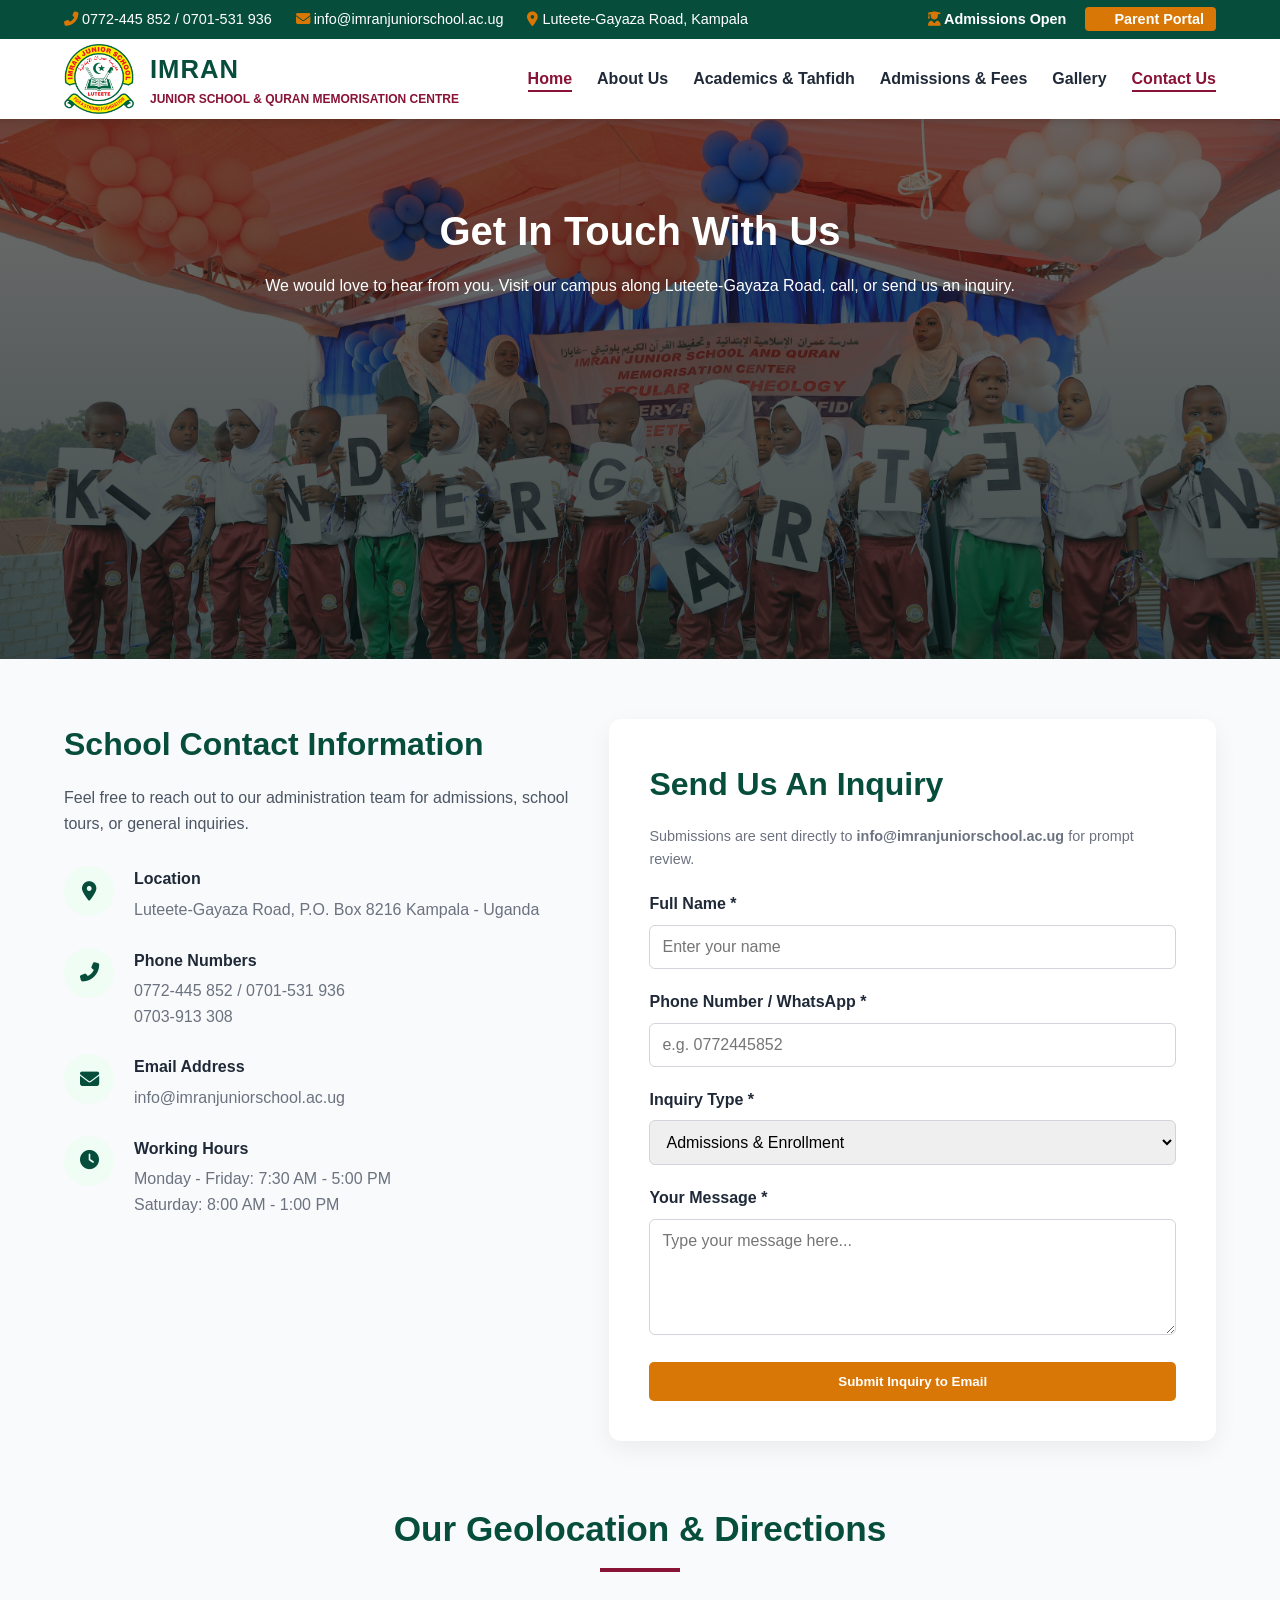
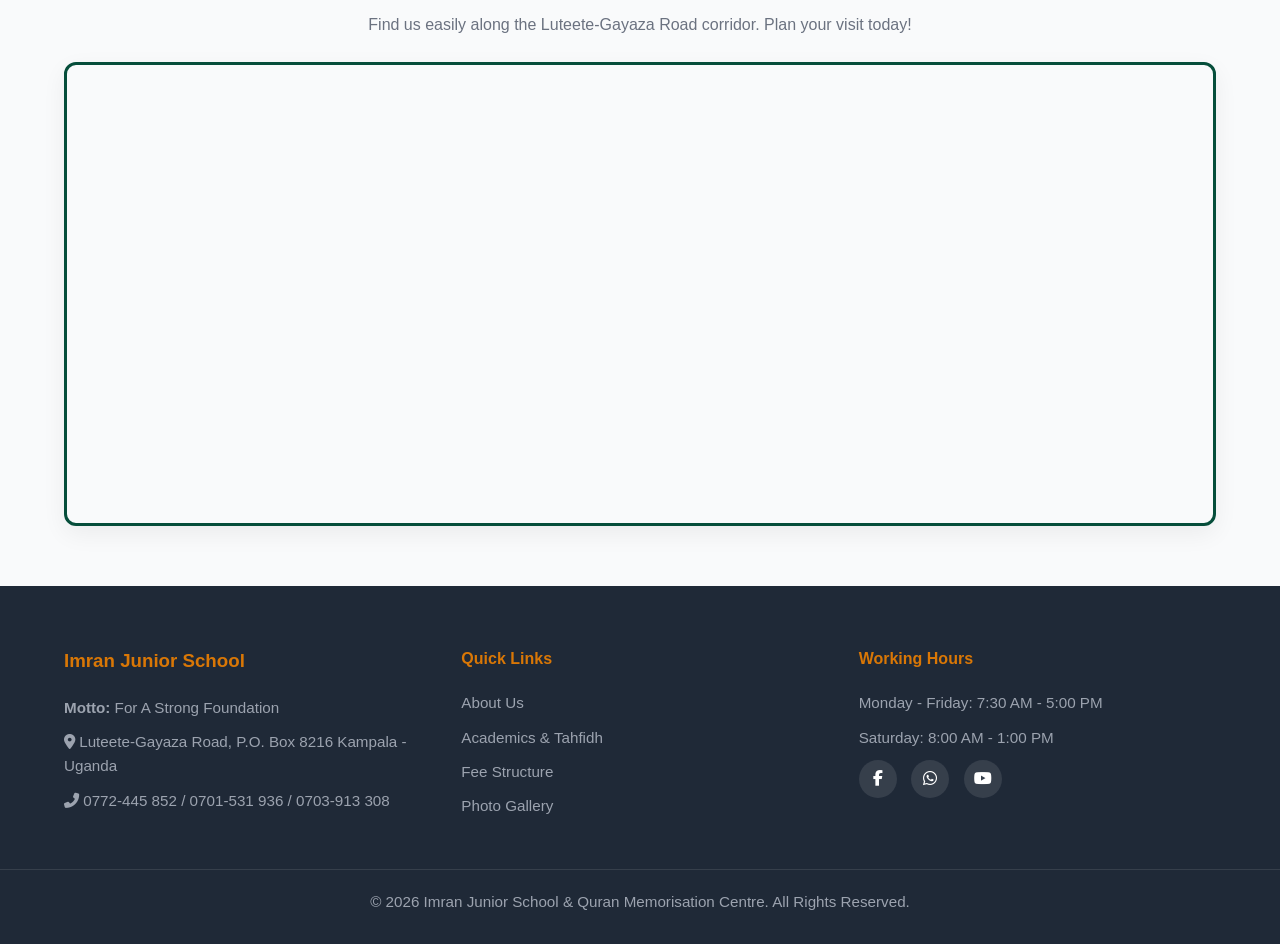
<file: contact.html>
<!DOCTYPE html>
<html lang="en">
<head>
    <meta charset="UTF-8">
    <meta name="viewport" content="width=device-width, initial-scale=1.0">
    <title>Contact Us | Imran Junior School</title>

     <!-- Comprehensive SEO Meta Tags -->
    <meta name="description" content="Imran Junior School & Quran Memorisation Centre along Luteete-Gayaza Road provides an exceptional dual curriculum blending national secular primary education, Islamic theology, and Tahfidh Quran memorisation.">
    <meta name="keywords" content="Imran Junior School, dual curriculum schools Uganda, Quran memorisation centre Kampala, Tahfidh school Luteete Gayaza Road, primary schools in Uganda, Islamic and secular education">
    <meta name="author" content="Imran Junior School">
    <link rel="canonical" href="https://imranjuniorschool.com/">

    <!-- Open Graph / Social Media Meta Tags (Facebook, WhatsApp, LinkedIn, Instagram) -->
    <meta property="og:type" content="website">
    <meta property="og:url" content="https://imranjuniorschool.com/">
    <meta property="og:title" content="Imran Junior School & Quran Memorisation Centre">
    <meta property="og:description" content="Discover excellence in dual curriculum education—blending secular primary studies with intensive Tahfidh Quran memorisation along Luteete-Gayaza Road.">
    <meta property="og:image" content="https://imranjuniorschool.com/images/Entrance.jpeg">

    <!-- Twitter / X Card Meta Tags -->
    <meta name="twitter:card" content="summary_large_image">
    <meta name="twitter:title" content="Imran Junior School & Quran Memorisation Centre">
    <meta name="twitter:description" content="Nurturing responsible, skilled, and religious citizens through an exceptional dual curriculum of secular and religious studies.">
    <meta name="twitter:image" content="https://imranjuniorschool.com/images/Entrance.jpeg">

    <link rel="icon/x" type="image/png" href="images/icon.png">
    <link rel="stylesheet" href="style.css">
    <link rel="stylesheet" href="https://cdnjs.cloudflare.com/ajax/libs/font-awesome/6.4.0/css/all.min.css">
</head>
<body>
    <!-- Top Bar -->
    <div class="top-bar">
        <div class="container top-bar-flex">
            <div class="contact-info">
                <span><i class="fas fa-phone-alt"></i> 0772-445 852 / 0701-531 936</span>
                <span><i class="fas fa-envelope"></i> info@imranjuniorschool.ac.ug</span>
                <span><i class="fas fa-map-marker-alt"></i> Luteete-Gayaza Road, Kampala</span>
            </div>
            <div class="portal-links">
                <a href="admissions.html"><i class="fas fa-user-graduate"></i> Admissions Open</a>
                <a href="contact.html" class="portal-btn"><i class="fas fa-lock"></i> Parent Portal</a>
            </div>
        </div>
    </div>

    <!-- Interactive Lightbox Modal Overlay (Hidden by default) -->
    <div id="lightboxModal" class="lightbox-modal">
        <span class="lightbox-close">&times;</span>
        <img class="lightbox-content" id="lightboxImg" alt="Enlarged gallery view">
        <div id="lightboxCaption"></div>
    </div>

    <!-- Navigation Header -->
    <header class="header">
        <div class="container nav-container">
            <div class="logo-icon">
                <img src="images/icon.png" alt="School logo" width="70" height="70">
                <div class="logo">
                    <h1>IMRAN</h1>
                    <p>Junior School & Quran Memorisation Centre</p>
                </div>                
            </div>
            <nav class="navbar" id="navbar">
                <ul class="nav-links">
                    <li><a href="index.html" class="active">Home</a></li>
                    <li><a href="about.html">About Us</a></li>
                    <li><a href="academics.html">Academics & Tahfidh</a></li>
                    <li><a href="admissions.html">Admissions & Fees</a></li>
                    <li><a href="gallery.html">Gallery</a></li>
                    <li><a href="contact.html">Contact Us</a></li>
                </ul>
            </nav>
            <div class="menu-toggle" id="mobile-menu">
                <i class="fas fa-bars"></i>
            </div>
        </div>
    </header>

    <!-- Page Banner -->
    <section class="page-banner contact-page-banner">
        <div class="container">
            <h2>Get In Touch With Us</h2>
            <p>We would love to hear from you. Visit our campus along Luteete-Gayaza Road, call, or send us an inquiry.</p>
        </div>
    </section>

    <!-- Contact Section -->
    <section class="contact-container container">
        <div class="contact-grid">
            <div class="contact-details">
                <h3>School Contact Information</h3>
                <p>Feel free to reach out to our administration team for admissions, school tours, or general inquiries.</p>
                
                <div class="contact-box-item">
                    <i class="fas fa-map-marker-alt"></i>
                    <div>
                        <h4>Location</h4>
                        <p>Luteete-Gayaza Road, P.O. Box 8216 Kampala - Uganda</p>
                    </div>
                </div>

                <div class="contact-box-item">
                    <i class="fas fa-phone-alt"></i>
                    <div>
                        <h4>Phone Numbers</h4>
                        <p>0772-445 852 / 0701-531 936<br>0703-913 308</p>
                    </div>
                </div>

                <div class="contact-box-item">
                    <i class="fas fa-envelope"></i>
                    <div>
                        <h4>Email Address</h4>
                        <p>info@imranjuniorschool.ac.ug</p>
                    </div>
                </div>

                <div class="contact-box-item">
                    <i class="fas fa-clock"></i>
                    <div>
                        <h4>Working Hours</h4>
                        <p>Monday - Friday: 7:30 AM - 5:00 PM<br>Saturday: 8:00 AM - 1:00 PM</p>
                    </div>
                </div>
            </div>

            <!-- Inquiry Form Routed to School Email -->
            <div class="contact-form-box">
                <h3>Send Us An Inquiry</h3>
                <p style="color:#6b7280; font-size:0.9rem; margin-bottom:20px;">Submissions are sent directly to <strong>info@imranjuniorschool.ac.ug</strong> for prompt review.</p>

                <form id="inquiryForm" action="https://formspree.io/f/xrppdwag" method="POST">
                    <div class="form-group">
                        <label>Full Name *</label>
                        <input type="text" name="full_name" id="fullName" required placeholder="Enter your name">
                    </div>
                    <div class="form-group">
                        <label>Phone Number / WhatsApp *</label>
                        <input type="tel" name="phone" id="phoneNumber" required placeholder="e.g. 0772445852">
                    </div>
                    <div class="form-group">
                        <label>Inquiry Type *</label>
                        <select name="inquiry_type" id="inquiryType">
                            <option value="admissions">Admissions & Enrollment</option>
                            <option value="fees">Fees Structure Inquiry</option>
                            <option value="tahfidh">Quran Memorisation Centre (Tahfidh)</option>
                            <option value="other">General Information</option>
                        </select>
                    </div>
                    <div class="form-group">
                        <label>Your Message *</label>
                        <textarea name="message" id="message" rows="5" required placeholder="Type your message here..."></textarea>
                    </div>
                    <button type="submit" class="btn btn-primary" style="width: 100%; border:none;">Submit Inquiry to Email</button>
                </form>
                <div id="formSuccess" class="hidden success-message">
                    <i class="fas fa-check-circle"></i> Thank you! Your inquiry has been successfully transmitted to our school email. Our administration will contact you shortly.
                </div>
            </div>
        </div>

        <!--Embedded School Geolocation Map Section -->
        <div class="map-section" style="margin-top: 60px;">
            <h3 class="section-title">Our Geolocation & Directions</h3>
            <p style="text-align: center; color: #6b7280; margin-bottom: 25px;">Find us easily along the Luteete-Gayaza Road corridor. Plan your visit today!</p>
            <div class="map-container" style="border-radius: 12px; overflow: hidden; box-shadow: 0 8px 25px rgba(0,0,0,0.06); border: 3px solid var(--primary);">
                <iframe src="https://www.google.com/maps/embed?pb=!1m18!1m12!1m3!1d3989.715819797947!2d32.59200937396559!3d0.4107003638766969!2m3!1f0!2f0!3f0!3m2!1i1024!2i768!4f13.1!3m3!1m2!1s0x177db1004005f663%3A0x7af22f8f33230e72!2sIMRAN%20JUNIOR%20SCHOOL%3A%20NURSERY%2C%20PRIMARY%20AND%20QURAN%20MEMORISATION!5e0!3m2!1sen!2sug!4v1793887133922!5m2!1sen!2sug"
                width="100%" 
                height="450" 
                style="border:0;" 
                allowfullscreen="" 
                loading="lazy" 
                referrerpolicy="no-referrer-when-downgrade"
                title="Imran Junior School Location Map"></iframe>
                
            </div>
        </div>
    </section>

    <!-- Footer -->
    <footer class="footer">
        <div class="container footer-grid">
            <div>
                <h3>Imran Junior School</h3>
                <p><strong>Motto:</strong> For A Strong Foundation</p>
                <p><i class="fas fa-map-marker-alt"></i> Luteete-Gayaza Road, P.O. Box 8216 Kampala - Uganda</p>
                <p><i class="fas fa-phone-alt"></i> 0772-445 852 / 0701-531 936 / 0703-913 308</p>
            </div>
            <div>
                <h4>Quick Links</h4>
                <ul>
                    <li><a href="about.html">About Us</a></li>
                    <li><a href="academics.html">Academics & Tahfidh</a></li>
                    <li><a href="admissions.html">Fee Structure</a></li>
                    <li><a href="gallery.html">Photo Gallery</a></li>
                </ul>
            </div>
            <div>
                <h4>Working Hours</h4>
                <p>Monday - Friday: 7:30 AM - 5:00 PM</p>
                <p>Saturday: 8:00 AM - 1:00 PM</p>
                <div class="social-icons">
                    <a href="#"><i class="fab fa-facebook-f"></i></a>
                    <a href="#"><i class="fab fa-whatsapp"></i></a>
                    <a href="#"><i class="fab fa-youtube"></i></a>
                </div>
            </div>
        </div>
        <div class="footer-bottom">
            <p>&copy; 2026 Imran Junior School & Quran Memorisation Centre. All Rights Reserved.</p>
        </div>
    </footer>

    <script src="script.js" defer></script>
</body>
</html>
</file>
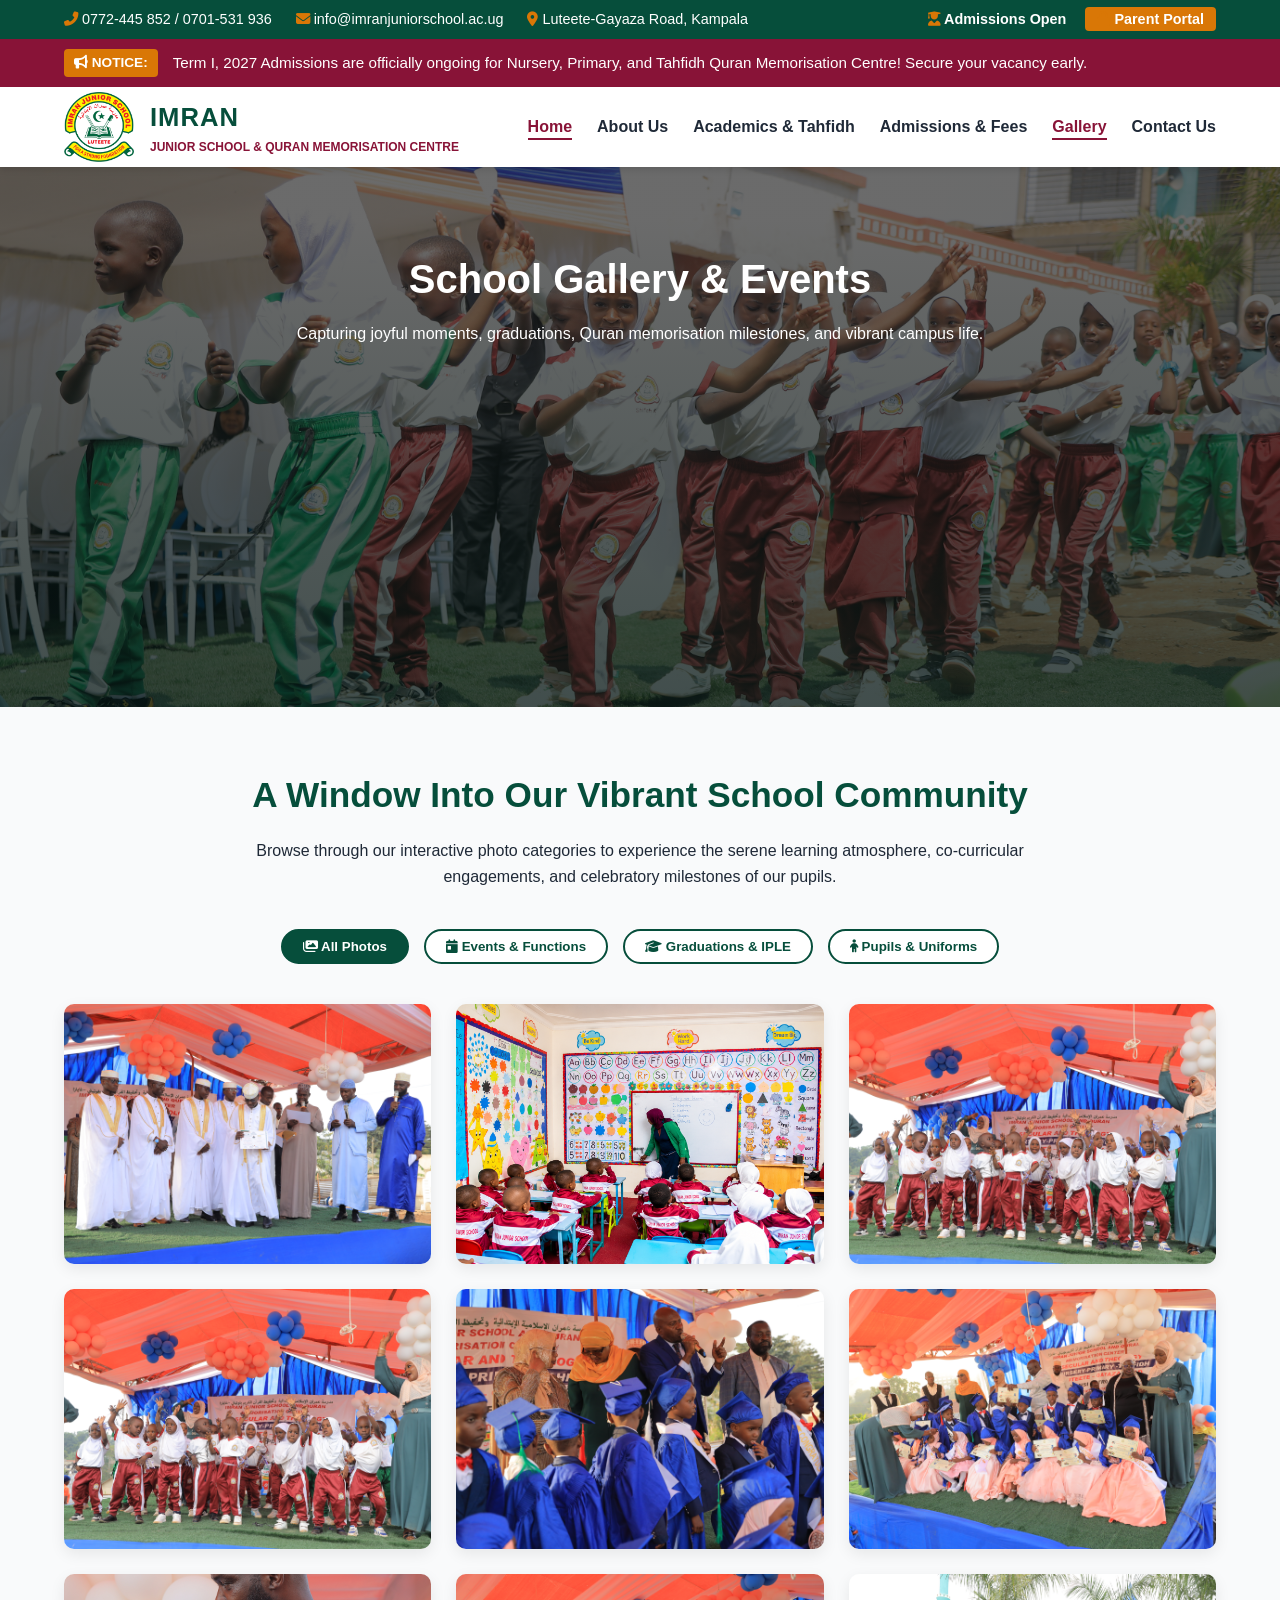
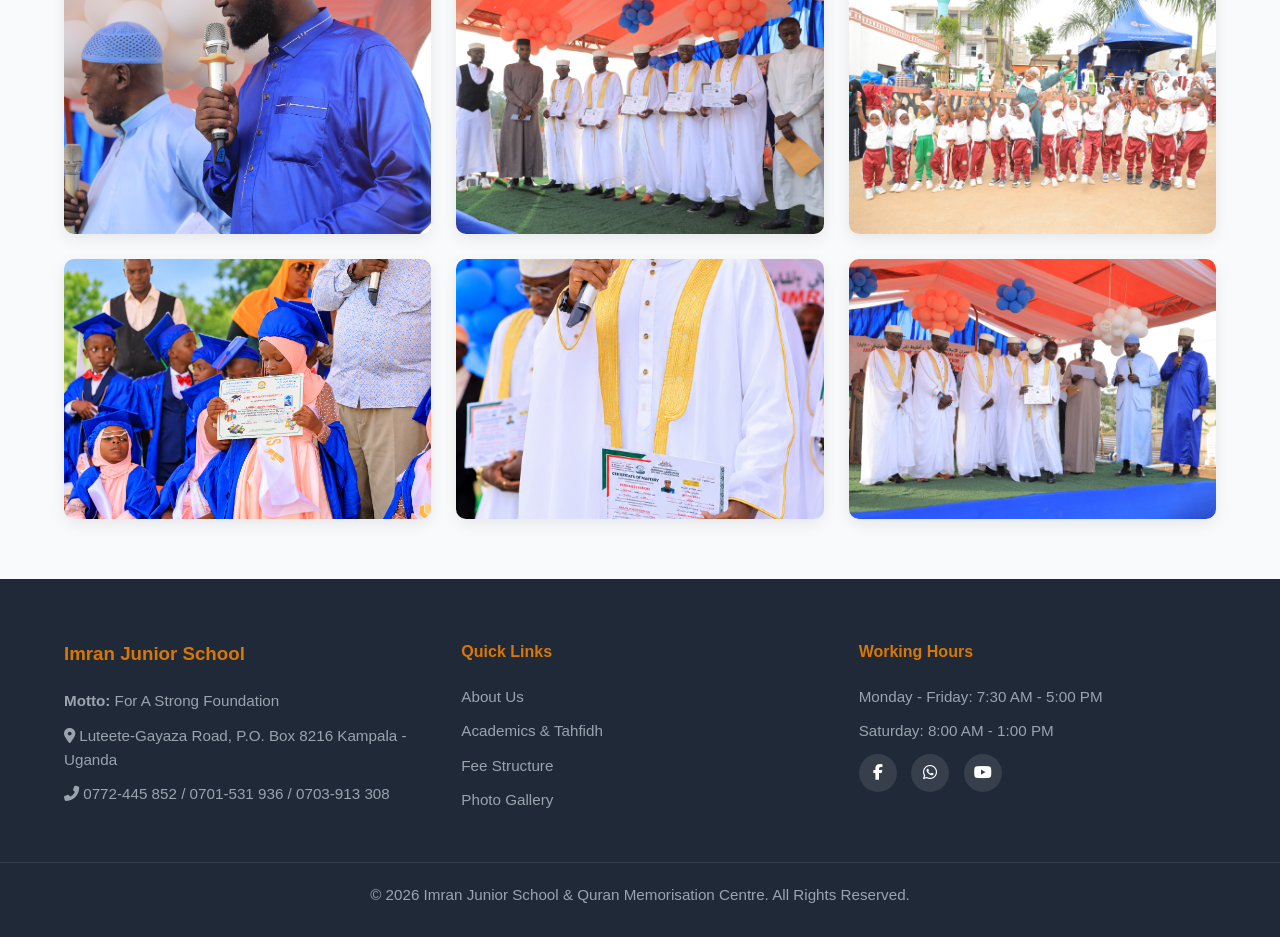
<file: gallery.html>
<!DOCTYPE html>
<html lang="en">
<head>
    <meta charset="UTF-8">
    <meta name="viewport" content="width=device-width, initial-scale=1.0">
    <title>Photo Gallery & Events | Imran Junior School</title>
    <link rel="icon/x" type="image/png" href="images/icon.png">
    <link rel="stylesheet" href="style.css">
    <link rel="stylesheet" href="https://cdnjs.cloudflare.com/ajax/libs/font-awesome/6.4.0/css/all.min.css">
</head>
<body>
    <!-- Top Bar -->
    <div class="top-bar">
        <div class="container top-bar-flex">
            <div class="contact-info">
                <span><i class="fas fa-phone-alt"></i> 0772-445 852 / 0701-531 936</span>
                <span><i class="fas fa-envelope"></i> info@imranjuniorschool.ac.ug</span>
                <span><i class="fas fa-map-marker-alt"></i> Luteete-Gayaza Road, Kampala</span>
            </div>
            <div class="portal-links">
                <a href="admissions.html"><i class="fas fa-user-graduate"></i> Admissions Open</a>
                <a href="contact.html" class="portal-btn"><i class="fas fa-lock"></i> Parent Portal</a>
            </div>
        </div>
    </div>

    <!-- Live Announcements Ticker Added for High Interactivity -->
    <div class="announcement-ticker">
        <div class="container ticker-flex">
            <span class="ticker-badge"><i class="fas fa-bullhorn"></i> NOTICE:</span>
            <div class="ticker-text">
                <p>Term I, 2027 Admissions are officially ongoing for Nursery, Primary, and Tahfidh Quran Memorisation Centre! Secure your vacancy early.</p>
            </div>
        </div>
    </div>

    <!-- Navigation Header -->
    <header class="header">
        <div class="container nav-container">
            <div class="logo-icon">
                <img src="images/icon.png" alt="School logo" width="70" height="70">
                <div class="logo">
                    <h1>IMRAN</h1>
                    <p>Junior School & Quran Memorisation Centre</p>
                </div>                
            </div>
            <nav class="navbar" id="navbar">
                <ul class="nav-links">
                    <li><a href="index.html" class="active">Home</a></li>
                    <li><a href="about.html">About Us</a></li>
                    <li><a href="academics.html">Academics & Tahfidh</a></li>
                    <li><a href="admissions.html">Admissions & Fees</a></li>
                    <li><a href="gallery.html">Gallery</a></li>
                    <li><a href="contact.html">Contact Us</a></li>
                </ul>
            </nav>
            <div class="menu-toggle" id="mobile-menu">
                <i class="fas fa-bars"></i>
            </div>
        </div>
    </header>

    <!-- Page Banner -->
    <section class="page-banner page-banner-gallery">
        <div class="container">
            <h2>School Gallery & Events</h2>
            <p>Capturing joyful moments, graduations, Quran memorisation milestones, and vibrant campus life.</p>
        </div>
    </section>

    <!-- Gallery Section with Interactive Filters & Lightbox Support -->
    <section class="gallery-container container">
        <div class="academic-intro" style="margin-bottom: 40px;">
            <h3>A Window Into Our Vibrant School Community</h3>
            <p>Browse through our interactive photo categories to experience the serene learning atmosphere, co-curricular engagements, and celebratory milestones of our pupils.</p>
        </div>

        <!-- Filter Buttons -->
        <div class="filter-buttons">
            <button class="filter-btn active" data-filter="all"><i class="fas fa-images"></i> All Photos</button>
            <button class="filter-btn" data-filter="events"><i class="fas fa-calendar-day"></i> Events & Functions</button>
            <button class="filter-btn" data-filter="grad"><i class="fas fa-graduation-cap"></i> Graduations & IPLE</button>
            <button class="filter-btn" data-filter="uniforms"><i class="fas fa-child"></i> Pupils & Uniforms</button>
        </div>

        <!-- Gallery Grid -->
        <div class="gallery-grid">
            <!-- Picture 1 -->
            <div class="gallery-item" data-category="grad">
                <img src="images/IPLE graduates.JPG" alt="Graduation certificates">
                <div class="gallery-overlay">
                    <h4>Certificate Award Ceremony</h4>
                    <p><i class="fas fa-search-plus"></i> Click to enlarge</p>
                </div>
            </div>

            <!-- Picture 2 -->
            <div class="gallery-item" data-category="events">
                <img src="images/students in class.png" alt="Pupils learning">
                <div class="gallery-overlay">
                    <h4>Pupils Learning in Class</h4>
                    <p><i class="fas fa-search-plus"></i> Click to enlarge</p>
                </div>
            </div>

            <!-- Picture 3 -->
            <div class="gallery-item" data-category="events">
                <img src="images/presentation.JPG" alt="Performances">
                <div class="gallery-overlay">
                    <h4>Pupils Performing at Speech Day</h4>
                    <p><i class="fas fa-search-plus"></i> Click to enlarge</p>
                </div>
            </div>

            <!-- Picture 4 -->
            <div class="gallery-item" data-category="events">
                <img src="images/presentation.JPG" alt="School group photo">
                <div class="gallery-overlay">
                    <h4>Our School Community</h4>
                    <p><i class="fas fa-search-plus"></i> Click to enlarge</p>
                </div>
            </div>

            <!-- Picture 5 -->
            <div class="gallery-item" data-category="grad">
                <img src="images/graduates.JPG" alt="Graduation gowns">
                <div class="gallery-overlay">
                    <h4>Kindergarten & Primary Graduation</h4>
                    <p><i class="fas fa-search-plus"></i> Click to enlarge</p>
                </div>
            </div>

            <!-- Picture 6 -->
            <div class="gallery-item" data-category="grad">
                <img src="images/certificates.jpeg" alt="Proud graduate">
                <div class="gallery-overlay">
                    <h4>Proud Pupils Receiving Certificate</h4>
                    <p><i class="fas fa-search-plus"></i> Click to enlarge</p>
                </div>
            </div>

            <!-- Picture 7 -->
            <div class="gallery-item" data-category="events">
                <img src="images/directors.JPG" alt="Staff and pupils">
                <div class="gallery-overlay">
                    <h4>School Directors</h4>
                    <p><i class="fas fa-search-plus"></i> Click to enlarge</p>
                </div>
            </div>

            <!-- Picture 8 -->
            <div class="gallery-item" data-category="uniforms">
                <img src="images/Quran memorisation.JPG" alt="Boys in uniform">
                <div class="gallery-overlay">
                    <h4>Pupils Who Excelled in Tahfidh</h4>
                    <p><i class="fas fa-search-plus"></i> Click to enlarge</p>
                </div>
            </div>

            <!-- Picture 9 -->
            <div class="gallery-item" data-category="events">
                <img src="images/class photo.JPG" alt="School event">
                <div class="gallery-overlay">
                    <h4>School Event & Celebration</h4>
                    <p><i class="fas fa-search-plus"></i> Click to enlarge</p>
                </div>
            </div>

            <!-- Picture 10 -->
            <div class="gallery-item" data-category="uniforms">
                <img src="images/certificate award.png" alt="Pupils receiving awards">
                <div class="gallery-overlay">
                    <h4>Our Pupils Receiving Awards</h4>
                    <p><i class="fas fa-search-plus"></i> Click to enlarge</p>
                </div>
            </div>

            <!-- Picture 11 -->
            <div class="gallery-item" data-category="events">
                <img src="images/shiek and director.png" alt="School administrators">
                <div class="gallery-overlay">
                    <h4>Addressing Parents and Students</h4>
                    <p><i class="fas fa-search-plus"></i> Click to enlarge</p>
                </div>
            </div>

            <!-- Picture 12 -->
            <div class="gallery-item" data-category="grad">
                <img src="images/IPLE graduates.JPG" alt="Graduating pupils">
                <div class="gallery-overlay">
                    <h4>Celebrating Academic Excellence</h4>
                    <p><i class="fas fa-search-plus"></i> Click to enlarge</p>
                </div>
            </div>
        </div>
    </section>

    <!-- Interactive Lightbox Modal Overlay (Hidden by default) -->
    <div id="lightboxModal" class="lightbox-modal">
        <span class="lightbox-close">&times;</span>
        <img class="lightbox-content" id="lightboxImg" alt="Enlarged gallery view">
        <div id="lightboxCaption"></div>
    </div>

 <!-- Footer -->
    <footer class="footer">
        <div class="container footer-grid">
            <div>
                <h3>Imran Junior School</h3>
                <p><strong>Motto:</strong> For A Strong Foundation</p>
                <p><i class="fas fa-map-marker-alt"></i> Luteete-Gayaza Road, P.O. Box 8216 Kampala - Uganda</p>
                <p><i class="fas fa-phone-alt"></i> 0772-445 852 / 0701-531 936 / 0703-913 308</p>
            </div>
            <div>
                <h4>Quick Links</h4>
                <ul>
                    <li><a href="about.html">About Us</a></li>
                    <li><a href="academics.html">Academics & Tahfidh</a></li>
                    <li><a href="admissions.html">Fee Structure</a></li>
                    <li><a href="gallery.html">Photo Gallery</a></li>
                </ul>
            </div>
            <div>
                <h4>Working Hours</h4>
                <p>Monday - Friday: 7:30 AM - 5:00 PM</p>
                <p>Saturday: 8:00 AM - 1:00 PM</p>
                <div class="social-icons">
                    <a href="#"><i class="fab fa-facebook-f"></i></a>
                    <a href="#"><i class="fab fa-whatsapp"></i></a>
                    <a href="#"><i class="fab fa-youtube"></i></a>
                </div>
                 </div>
        </div>
        <div class="footer-bottom">
            <p>&copy; 2026 Imran Junior School & Quran Memorisation Centre. All Rights Reserved.</p>
        </div>
    </footer>

    <script src="script.js"></script>
</body>
</html>
</file>
<file: style.css>
:root {
    --primary: #064e3b;
    --pimary-navyblue: #0033A0;
    --secondary: #881337;
    --accent: #d97706;
    --dark: #1f2937;
    --light: #f9fafb;
    --white: #ffffff;
    --transition: all 0.3s ease;
}

* {
    margin: 0;
    padding: 0;
    box-sizing: border-box;
    scroll-behavior: smooth;
    font-family: Arial, 'Segoe UI', Tahoma, Geneva, Verdana, sans-serif;
}

/* Enable global smooth scrolling */
html {
    scroll-behavior: smooth;
}

body {
    background-color: var(--light);
    color: var(--dark);
    line-height: 1.6;
}

.container {
    width: 90%;
    max-width: 1200px;
    margin: 0 auto;
}

/* Top Bar */
.top-bar {
    background-color: var(--primary);
    color: var(--white);
    font-size: 0.9rem;
    padding: 8px 0;
}

.top-bar-flex {
    display: flex;
    justify-content: space-between;
    align-items: center;
    flex-wrap: wrap;
    gap: 10px;
}

.contact-info span {
    margin-right: 20px;
}

.contact-info i, .portal-links i {
    color: var(--accent);
}

.portal-links a {
    color: var(--white);
    text-decoration: none;
    margin-left: 15px;
    font-weight: 600;
}

.portal-btn {
    background: var(--accent);
    padding: 4px 12px;
    border-radius: 4px;
}

/* Header & Navbar */
.header {
    background: var(--white);
    box-shadow: 0 4px 6px -1px rgba(0,0,0,0.1);
    position: sticky;
    top: 0;
    z-index: 1000;
}

.nav-container {
    display: flex;
    justify-content: space-between;
    align-items: center;
    padding: 5px 0;
}

.logo-icon{
    display: flex;
    gap: 16px;
    align-items: center;
    justify-content: center;
}

.logo h1 {
    font-size: 1.6rem;
    color: var(--primary);
    font-weight: 800;
    letter-spacing: 1px;
}

.logo p {
    font-size: 0.75rem;
    color: var(--secondary);
    font-weight: 700;
    text-transform: uppercase;
}

.nav-links {
    list-style: none;
    display: flex;
    gap: 25px;
}

.nav-links a {
    text-decoration: none;
    color: var(--dark);
    font-weight: 600;
    transition: var(--transition);
}

.nav-links a:hover, .nav-links a.active {
    color: var(--secondary);
    border-bottom: 2px solid var(--secondary);
    padding-bottom: 3px;
}

.menu-toggle {
    display: none;
    font-size: 1.5rem;
    cursor: pointer;
    color: var(--primary);
}

/* Hero Section with Smooth Crossfade Easing */
.hero {
    position: relative;
    color: var(--white);
    text-align: center;
    padding: 140px 20px;
    overflow: hidden;
    z-index: 1;
    min-height: 550px;
    display: flex;
    align-items: center;
    justify-content: center;
}

/* Container holding stacked background slides */
.hero-slides {
    position: absolute;
    top: 0;
    left: 0;
    width: 100%;
    height: 100%;
    z-index: -2;
}

/* Individual Slide Layer */
.hero-slide {
    position: absolute;
    top: 0;
    left: 0;
    width: 100%;
    height: 100%;
    background-size: cover;
    background-position: center;
    opacity: 0;
    transform: scale(1);
    transition: opacity 1.8s cubic-bezier(0.4, 0, 0.2, 1), transform 6s ease-out;
    will-change: opacity, transform;
}

/* Active Slide with Cinematic Ken Burns Zoom Effect */
.hero-slide.active {
    opacity: 1;
    transform: scale(1.06);
}

/* Gradient Readability Overlay */
.hero-overlay {
    position: absolute;
    top: 0;
    left: 0;
    width: 100%;
    height: 100%;
    background: linear-gradient(rgba(6, 78, 59, 0.7), rgba(136, 19, 55, 0.7));
    z-index: -1;
}

.hero-content {
    max-width: 800px;
    margin: 0 auto;
}

.badge {
    background: var(--accent);
    color: var(--white);
    padding: 6px 16px;
    border-radius: 20px;
    font-size: 0.85rem;
    font-weight: 700;
    text-transform: uppercase;
    display: inline-block;
    margin-bottom: 20px;
}

.hero h2 {
    font-size: 3rem;
    margin-bottom: 20px;
    font-weight: 800;
}

.hero p {
    font-size: 1.15rem;
    margin-bottom: 30px;
    opacity: 0.95;
}

.hero-btns {
    display: flex;
    justify-content: center;
    gap: 15px;
}

.action-btns{
    margin: 30px 0 0 0;
}

@media (max-width:668px){
    .action-btns{
        font-size: 0.7rem;
    }
}

.btn {
    padding: 12px 28px;
    border-radius: 5px;
    text-decoration: none;
    font-weight: 700;
    transition: var(--transition);
}

.btn-primary {
    background: var(--accent);
    color: var(--white);
}

.btn-primary:hover {
    background: #b45309;
}

.btn-secondary {
    background: transparent;
    color: var(--white);
    border: 2px solid var(--white);
}

.btn-secondary:hover {
    background: var(--white);
    color: var(--primary);
}


/* Live Announcement Ticker Styles */
.announcement-ticker {
    background: var(--secondary);
    color: var(--white);
    padding: 10px 0;
    overflow: hidden;
    font-size: 0.95rem;
}

.ticker-flex {
    display: flex;
    align-items: center;
    gap: 15px;
}

.ticker-badge {
    background: var(--accent);
    padding: 3px 10px;
    border-radius: 4px;
    font-weight: 700;
    font-size: 0.85rem;
    white-space: nowrap;
}

.ticker-text p {
    white-space: nowrap;
    animation: tickerScroll 20s linear infinite;
}

@keyframes tickerScroll {
    0% { transform: translateX(100%); }
    100% { transform: translateX(-100%); }
}

/* Countdown Section Styles */
.countdown-section {
    margin: -30px auto 80px auto;
    position: relative;
    z-index: 15;
}

.countdown-card {
    background: var(--white);
    padding: 25px 35px;
    border-radius: 12px;
    box-shadow: 0 10px 30px rgba(0,0,0,0.1);
    display: flex;
    justify-content: space-between;
    align-items: center;
    flex-wrap: wrap;
    gap: 20px;
    border-left: 6px solid var(--accent);
}

.countdown-info h3 {
    color: var(--primary);
    font-size: 1.3rem;
    margin-bottom: 5px;
}

.countdown-info p {
    color: #6b7280;
    font-size: 0.95rem;
}

.countdown-timer {
    display: flex;
    gap: 15px;
}

.time-box {
    background: var(--light);
    border: 1px solid #e5e7eb;
    padding: 10px 15px;
    border-radius: 8px;
    text-align: center;
    min-width: 65px;
}

.time-box span {
    display: block;
    font-size: 1.4rem;
    font-weight: 800;
    color: var(--secondary);
}

.time-box small { 
    font-size: 0.75rem;
    color: #4b5563;
    text-transform: uppercase;
}

/* Testimonials Section Styles */
.testimonials-section {
    background: linear-gradient(rgba(6, 78, 59, 0.92), rgba(6, 78, 59, 0.92)), url('images/Entrance.jpeg') center/cover no-repeat;
    padding: 60px 0;
    text-align: center;
    color: var(--white);
}

.testimonial-slider {
    max-width: 800px;
    margin: 0 auto;
    position: relative;
    min-height: 140px;
}

.testimonial-item {
    display: none;
    animation: fadeIn 0.8s ease-in-out;
}

.testimonial-item.active {
    display: block;
}

.testimonial-item p {
    font-size: 1.2rem;
    font-style: italic;
    margin-bottom: 15px;
    line-height: 1.8;
}

.testimonial-item h4 {
    color: var(--accent);
    font-size: 1rem;
    font-weight: 600;
}

@keyframes fadeIn {
    from { opacity: 0; transform: translateY(10px); }
    to { opacity: 1; transform: translateY(0); }
}

@media(max-width: 768px) {
    .countdown-card {
        flex-direction: column;
        text-align: center;
    }
    .countdown-timer {
        justify-content: center;
    }
    .top-bar{
        display: none;
    }
}

/* General Sections */
.section {
    padding: 60px 10%;
}

.section-title {
    text-align: center;
    margin-bottom: 40px;
    color: var(--primary);
    font-size: 2.2rem;
    position: relative;
}

.section-title::after {
    content: '';
    display: block;
    width: 80px;
    height: 4px;
    background: var(--secondary);
    margin: 10px auto;
}

/* Cards & Grids */
.grid-3 {
    display: grid;
    grid-template-columns: repeat(auto-fit, minmax(300px, 1fr));
    gap: 30px;
}

.card {
    background: white;
    padding: 30px;
    border-radius: 10px;
    box-shadow: 0 5px 15px rgba(0,0,0,0.1);
    border-top: 5px solid var(--primary-yellow);
    transition: transform 0.3s;
}

.card:hover {
    transform: translateY(-10px);
}

.card h3 {
    color: var(--primary-blue);
    margin-bottom: 15px;
}

/*contact*/
.contact-section{
    background-color: var(--pimary-navyblue);
    height: 400px;
    display: flex;
    justify-content: center;
    align-items: center;
    text-align: center;
}
.contact-content{
    padding: 12px 18px;
    text-align: center;
    color:  var(--white);
}
.contact-content h1{
    font-weight: 700;
    font-size: 2.8rem;
    word-spacing: 0.3px;
    line-height: 1.1;
}
.contact-content h1 span{
    color: var(--primary-yellow);
}
.contact-content p{
    padding: 20px;
    font-weight: 400px;
    font-size: 18px;
}
.btn-apply, .schedule-btn, .team-btn{
    color: var(--white);
    text-align: center;
    font-size: 1.1rem;
    font-weight: 500;
    padding: 12px 17px;
    margin: 0 8px;
    border-radius: 10px;
    border: 1px solid var(--white);
    transition: var(--transition);
    text-decoration: none;
}
.btn-apply{
    background-color: purple;
    border: none;
}
.schedule-btn, .team-btn{
    background-color: #2d3748aa;
}
.btn-apply:hover, .schedule-btn:hover, .team-btn:hover{
    transform: translateY(-2px);
    background-color: #064e3b;
    cursor: pointer;
}

/* Highlights */
.highlights {
    display: grid;
    grid-template-columns: repeat(auto-fit, minmax(300px, 1fr));
    gap: 30px;
    margin-top: -50px;
    position: relative;
    z-index: 10;
    margin-bottom: 60px;
}

.highlight-card {
    background: var(--white);
    padding: 35px 25px;
    border-radius: 10px;
    box-shadow: 0 10px 25px rgba(0,0,0,0.08);
    text-align: center;
    transition: var(--transition);
    border-top: 4px solid var(--secondary);
}

.highlight-card:hover {
    transform: translateY(-8px);
}

.highlight-card i {
    color: var(--primary);
    margin-bottom: 15px;
}

.highlight-card h3 {
    margin-bottom: 12px;
    color: var(--primary);
}

/* Welcome Section */
.welcome-section {
    padding: 40px 0 80px 0;
}

.welcome-grid {
    display: grid;
    grid-template-columns: 2fr 1fr;
    gap: 40px;
    align-items: center;
}

.welcome-text h2 {
    color: var(--primary);
    font-size: 2.2rem;
    margin-bottom: 10px;
}

.director-names {
    color: var(--secondary);
    margin-bottom: 20px;
    font-size: 1.1rem;
}

.director-names .sub {
    font-size: 0.9rem;
    font-weight: normal;
    color: var(--dark);
}

.welcome-text p {
    margin-bottom: 15px;
    color: #4b5563;
}

.read-more-btn {
    display: inline-block;
    margin-top: 10px;
    color: var(--primary);
    font-weight: 700;
    text-decoration: none;
}

.read-more-btn:hover {
    color: var(--secondary);
}

.notice-board {
    background: var(--primary);
    color: var(--white);
    padding: 30px;
    border-radius: 10px;
    box-shadow: 0 10px 20px rgba(6, 78, 59, 0.2);
}

.notice-board h3 {
    margin-bottom: 20px;
    border-bottom: 2px solid var(--accent);
    padding-bottom: 10px;
}

.notice-board ul {
    list-style: none;
}

.notice-board li {
    margin-bottom: 15px;
    font-size: 0.95rem;
    border-bottom: 1px dashed rgba(255,255,255,0.2);
    padding-bottom: 10px;
}

/* Footer */
.footer {
    background: var(--dark);
    color: var(--white);
    padding: 60px 0 20px 0;
}

.footer-grid {
    display: grid;
    grid-template-columns: repeat(auto-fit, minmax(250px, 1fr));
    gap: 40px;
    margin-bottom: 40px;
}

.footer h3, .footer h4 {
    color: var(--accent);
    margin-bottom: 20px;
}

.footer p, .footer li {
    margin-bottom: 10px;
    font-size: 0.95rem;
    color: #9ca3af;
}

.footer ul {
    list-style: none;
}

.footer ul a {
    color: #9ca3af;
    text-decoration: none;
    transition: var(--transition);
}

.footer ul a:hover {
    color: var(--white);
}

.social-icons a {
    display: inline-block;
    background: rgba(255,255,255,0.1);
    width: 38px;
    height: 38px;
    border-radius: 50%;
    text-align: center;
    line-height: 38px;
    color: var(--white);
    margin-right: 10px;
    transition: var(--transition);
}

.social-icons a:hover {
    background: var(--secondary);
}

.footer-bottom {
    text-align: center;
    border-top: 1px solid rgba(255,255,255,0.1);
    padding-top: 20px;
    font-size: 0.9rem;
    color: #9ca3af;
}

/* Responsive */
@media(max-width: 768px) {
    .nav-links {
        display: none;
        flex-direction: column;
        position: absolute;
        top: 100%;
        left: 0;
        width: 100%;
        background: var(--white);
        padding: 20px;
        box-shadow: 0 10px 15px rgba(0,0,0,0.1);
    }
    .nav-links.active {
        display: flex;
    }
    .menu-toggle {
        display: block;
    }
    .hero h2 {
        font-size: 2.2rem;
    }
    .welcome-grid {
        grid-template-columns: 1fr;
    }
}

/* ==========================================================
    ABOUT US PAGE ENHANCEMENTS & STYLES
   ========================================================== */
.page-banner {
    background: linear-gradient(rgba(8, 8, 8, 0.6) 10%,rgba(0, 17, 15, 0.745) ), url('images/371A2172.JPG') center/cover no-repeat;
    color: var(--white);
    text-align: center;
    padding: 80px 20px;
    min-height: 540px;
}

.page-banner h2 {
    font-size: 2.5rem;
    margin-bottom: 10px;
}

.about-main {
    padding: 60px 0;
}

.about-grid {
    display: grid;
    grid-template-columns: 1.5fr 1fr;
    gap: 40px;
    align-items: start;
    margin-bottom: 60px;
}

.about-content h3 {
    color: var(--primary);
    font-size: 2rem;
    margin-bottom: 20px;
}

.about-content p {
    margin-bottom: 15px;
    font-size: 1.05rem;
    color: #374151;
}

.mission-vision-box {
    display: flex;
    flex-direction: column;
    gap: 20px;
}

.mv-card {
    background: var(--white);
    padding: 25px;
    border-radius: 8px;
    box-shadow: 0 4px 15px rgba(0,0,0,0.05);
    border-left: 5px solid var(--secondary);
}

.mv-card h4 {
    color: var(--primary);
    margin-bottom: 8px;
    display: flex;
    align-items: center;
    gap: 10px;
}

.core-values-section h3 {
    text-align: center;
    color: var(--primary);
    font-size: 2rem;
    margin-bottom: 40px;
}

.values-grid {
    display: grid;
    grid-template-columns: repeat(auto-fit, minmax(250px, 1fr));
    gap: 25px;
}

.value-item {
    background: var(--white);
    padding: 30px;
    border-radius: 10px;
    text-align: center;
    box-shadow: 0 5px 15px rgba(0,0,0,0.05);
    transition: var(--transition);
    border-bottom: 4px solid var(--accent);
}

.value-item:hover {
    transform: translateY(-5px);
}

.value-item i {
    font-size: 2rem;
    color: var(--secondary);
    margin-bottom: 15px;
    display: block;
    position: relative;
}

.value-item i span {
    position: absolute;
    top: -10px;
    right: 35%;
    font-size: 0.75rem;
    background: var(--primary);
    color: var(--white);
    padding: 2px 6px;
    border-radius: 50%;
}

.value-item h4 {
    color: var(--primary);
    margin-bottom: 10px;
}

/* Timeline Section */
.history-timeline-section {
    margin: 60px 0;
}

.timeline-grid {
    display: grid;
    grid-template-columns: repeat(auto-fit, minmax(300px, 1fr));
    gap: 30px;
    margin-top: 30px;
}

.timeline-item {
    background: var(--white);
    padding: 30px;
    border-radius: 10px;
    box-shadow: 0 5px 15px rgba(0,0,0,0.05);
    position: relative;
    border-top: 4px solid var(--primary);
}

.timeline-year {
    display: inline-block;
    background: var(--accent);
    color: var(--white);
    padding: 4px 12px;
    border-radius: 20px;
    font-weight: 700;
    font-size: 0.85rem;
    margin-bottom: 15px;
}

.timeline-item h4 {
    color: var(--secondary);
    font-size: 1.2rem;
    margin-bottom: 10px;
}

.timeline-item p {
    color: #4b5563;
    font-size: 0.95rem;
}

/* Director's Desk Box */
.directors-desk-box {
    background: linear-gradient(rgba(6, 78, 59, 0.95), rgba(6, 78, 59, 0.95)), url('images/Entrance.jpeg') center/cover no-repeat;
    color: var(--white);
    padding: 50px;
    border-radius: 12px;
    margin: 60px 0;
    box-shadow: 0 10px 30px rgba(0,0,0,0.1);
}

.desk-content {
    max-width: 800px;
    margin: 0 auto;
    text-align: center;
}

.desk-content h3 {
    color: var(--accent);
    font-size: 2rem;
    margin-bottom: 20px;
}

.desk-content p {
    font-size: 1.1rem;
    line-height: 1.8;
    margin-bottom: 25px;
    opacity: 0.95;
}

.director-signature {
    font-size: 1.05rem;
    color: var(--white);
    font-weight: 600;
}

.director-signature small {
    font-size: 0.85rem;
    color: #d1d5db;
    font-weight: normal;
}


@media(max-width: 768px) {
    .about-grid {
        grid-template-columns: 1fr;
    }
}

/* ==========================================================
   ACADEMICS PAGE INTERACTIVE TABS & ENHANCEMENT STYLES
   ========================================================== */

/* Tab Navigation Buttons */
.tab-buttons {
    display: flex;
    justify-content: center;
    gap: 15px;
    margin-bottom: 30px;
    flex-wrap: wrap;
}

.tab-btn {
    background: var(--white);
    border: 2px solid var(--primary);
    color: var(--primary);
    padding: 12px 28px;
    border-radius: 30px;
    font-size: 1rem;
    font-weight: 700;
    cursor: pointer;
    transition: var(--transition);
}

.tab-btn:hover, .tab-btn.active {
    background: var(--primary);
    color: var(--white);
    box-shadow: 0 4px 12px rgba(6, 78, 59, 0.2);
}

/* Tab Content Visibility */
.tab-content {
    display: none;
    animation: fadeIn 0.5s ease-in-out;
}

.tab-content.active-tab {
    display: block;
}

/* Detail Grid Layout */
.curriculum-detail-grid {
    display: grid;
    grid-template-columns: 2fr 1fr;
    gap: 40px;
    background: var(--white);
    padding: 40px;
    border-radius: 12px;
    box-shadow: 0 8px 25px rgba(0,0,0,0.06);
    margin-bottom: 50px;
}

.detail-text h3 {
    color: var(--primary);
    font-size: 1.8rem;
    margin-bottom: 15px;
}

.subject-list {
    list-style: none;
    margin-top: 20px;
}

.subject-list li {
    margin-bottom: 12px;
    font-size: 1rem;
    color: var(--dark);
}

.subject-list i {
    color: var(--accent);
    margin-right: 10px;
}

.detail-highlight-card {
    background: var(--light);
    border-top: 5px solid var(--primary);
    padding: 30px 20px;
    border-radius: 8px;
    text-align: center;
}

.detail-highlight-card h4 {
    color: var(--primary);
    margin-bottom: 12px;
    font-size: 1.2rem;
}

.cocurricular-section {
    margin-top: 60px;
}

@media(max-width: 768px) {
    .curriculum-detail-grid {
        grid-template-columns: 1fr;
    }
}

.page-banner-ac {
    background: linear-gradient(rgba(8, 8, 8, 0.6) 10%,rgba(0, 17, 15, 0.745) ), url('images/371A2992.JPG') center/cover no-repeat;
    color: var(--white);
    text-align: center;
    padding: 80px 20px;
    min-height: 540px;
}
.academics-container {
    padding: 60px 0;
}

.academic-intro {
    text-align: center;
    max-width: 800px;
    margin: 0 auto 50px auto;
}

.academic-intro h3 {
    color: var(--primary);
    font-size: 2.2rem;
    margin-bottom: 15px;
}

.curriculum-grid {
    display: grid;
    grid-template-columns: repeat(auto-fit, minmax(320px, 1fr));
    gap: 40px;
    margin-bottom: 60px;
}

.curr-card {
    background: var(--white);
    padding: 40px 30px;
    border-radius: 12px;
    box-shadow: 0 8px 25px rgba(0,0,0,0.06);
    border-top: 5px solid var(--primary);
}

.curr-card.theology {
    border-top-color: var(--secondary);
}

.curr-card i {
    color: var(--primary);
    margin-bottom: 20px;
}

.curr-card.theology i {
    color: var(--secondary);
}

.curr-card h3 {
    color: var(--dark);
    margin-bottom: 15px;
    font-size: 1.5rem;
}

.curr-card ul {
    list-style: none;
    margin-top: 20px;
}

.curr-card li {
    margin-bottom: 10px;
    font-size: 0.95rem;
    display: flex;
    align-items: center;
    gap: 10px;
}

.curr-card li i {
    color: var(--accent);
    font-size: 1rem;
    margin: 0;
}

.classes-offered {
    text-align: center;
    background: var(--white);
    padding: 40px;
    border-radius: 10px;
    box-shadow: 0 4px 15px rgba(0,0,0,0.05);
}

.classes-offered h3 {
    color: var(--primary);
    margin-bottom: 25px;
    font-size: 1.8rem;
}

.classes-flex {
    display: flex;
    justify-content: center;
    gap: 20px;
    flex-wrap: wrap;
}

.class-badge {
    background: var(--light);
    border: 2px solid var(--primary);
    color: var(--primary);
    padding: 12px 24px;
    border-radius: 30px;
    font-weight: 700;
}

/*Admissions page*/
.page-banner-adM{
    background: linear-gradient(rgba(8, 8, 8, 0.6) 10%,rgba(0, 17, 15, 0.745) ), url('images/371A2174.JPG') center/cover no-repeat;
    color: var(--white);
}

.fees-container {
    padding: 60px 0;
}

.fees-intro {
    text-align: center;
    max-width: 700px;
    margin: 0 auto 50px auto;
}

.fees-intro h3 {
    color: var(--primary);
    font-size: 2.2rem;
    margin-bottom: 15px;
}

.fees-grid {
    display: grid;
    grid-template-columns: repeat(auto-fit, minmax(350px, 1fr));
    gap: 40px;
    margin-bottom: 60px;
}

.fee-card {
    background: var(--white);
    border-radius: 12px;
    box-shadow: 0 8px 25px rgba(0,0,0,0.06);
    overflow: hidden;
}

.fee-header {
    background: var(--primary);
    color: var(--white);
    padding: 20px;
    text-align: center;
    display: flex;
    align-items: center;
    justify-content: center;
    gap: 12px;
}

.fee-header.day {
    background: var(--secondary);
}

.fee-header h3 {
    font-size: 1.4rem;
}

.fee-table {
    width: 100%;
    border-collapse: collapse;
}

.fee-table tr {
    border-bottom: 1px solid #e5e7eb;
}

.fee-table tr:last-child {
    border-bottom: none;
}

.fee-table td {
    padding: 15px 20px;
    font-size: 0.95rem;
    color: var(--dark);
}

.fee-table td:last-child {
    text-align: right;
}

.highlight-row {
    background: #f0fdf4;
    font-weight: 600;
}

/* Calculator Widget */
.fee-calculator-box {
    background: var(--white);
    padding: 40px;
    border-radius: 12px;
    box-shadow: 0 8px 25px rgba(0,0,0,0.06);
    max-width: 600px;
    margin: 0 auto;
    border-top: 5px solid var(--accent);
}

.fee-calculator-box h3 {
    color: var(--primary);
    margin-bottom: 10px;
    text-align: center;
}

.fee-calculator-box p {
    text-align: center;
    margin-bottom: 25px;
    color: #6b7280;
}

.calc-form .form-group {
    margin-bottom: 20px;
}

.calc-form label {
    display: block;
    margin-bottom: 8px;
    font-weight: 600;
    color: var(--dark);
}

.calc-form select {
    width: 100%;
    padding: 12px;
    border: 1px solid #d1d5db;
    border-radius: 6px;
    font-size: 1rem;
    outline: none;
}

.calc-form button {
    width: 100%;
    margin-top: 10px;
    cursor: pointer;
}

.calc-result {
    margin-top: 30px;
    background: #f8fafc;
    padding: 20px;
    border-radius: 8px;
    text-align: center;
    border: 1px dashed var(--primary);
    display: none;
}

.calc-result h4 {
    color: var(--secondary);
    font-size: 1.4rem;
}

.calc-result span {
    color: var(--primary);
}

.small-note {
    font-size: 0.8rem;
    color: #6b7280;
    margin-top: 5px;
}

/* ==========================================================
   GALLERY LIGHTBOX MODAL STYLES
   ========================================================== */
.page-banner-gallery{
    background: linear-gradient(rgba(8, 8, 8, 0.6) 10%,rgba(0, 17, 15, 0.745) ), url('images/371A2044.JPG') center/cover no-repeat;
    color: var(--white);
}
.gallery-item {
    cursor: pointer;
}

.gallery-overlay p {
    font-size: 0.8rem;
    color: var(--accent);
    margin-top: 4px;
}

/* Lightbox Modal Container */
.lightbox-modal {
    display: none;
    position: fixed;
    z-index: 2000;
    padding-top: 60px;
    left: 0;
    top: 0;
    width: 100%;
    height: 100%;
    overflow: auto;
    background-color: rgba(0, 0, 0, 0.9);
}

/* Modal Image Content */
.lightbox-content {
    margin: auto;
    display: block;
    max-width: 85%;
    max-height: 75vh;
    border-radius: 8px;
    box-shadow: 0 5px 25px rgba(255,255,255,0.2);
    animation: zoomIn 0.3s ease;
}

/* Caption Under Lightbox */
#lightboxCaption {
    margin: 15px auto;
    text-align: center;
    color: var(--white);
    font-size: 1.2rem;
    width: 80%;
    max-width: 700px;
}

/* Close Button */
.lightbox-close {
    position: absolute;
    top: 25px;
    right: 40px;
    color: #f1f1f1;
    font-size: 45px;
    font-weight: bold;
    transition: 0.3s;
    cursor: pointer;
}

.lightbox-close:hover,
.lightbox-close:focus {
    color: var(--accent);
    text-decoration: none;
}

@keyframes zoomIn {
    from { transform: scale(0.8); opacity: 0; }
    to { transform: scale(1); opacity: 1; }
}

@media(max-width: 768px) {
    .lightbox-close {
        right: 20px;
        top: 15px;
        font-size: 35px;
    }
}

.gallery-container {
    padding: 60px 0;
    min-height: 540px;
}

.filter-buttons {
    display: flex;
    justify-content: center;
    gap: 15px;
    margin-bottom: 40px;
    flex-wrap: wrap;
}

.filter-btn {
    background: var(--white);
    border: 2px solid var(--primary);
    color: var(--primary);
    padding: 8px 20px;
    border-radius: 20px;
    cursor: pointer;
    font-weight: 600;
    transition: var(--transition);
}

.filter-btn:hover, .filter-btn.active {
    background: var(--primary);
    color: var(--white);
}

.gallery-grid {
    display: grid;
    grid-template-columns: repeat(auto-fit, minmax(280px, 1fr));
    gap: 25px;
}

.gallery-item {
    position: relative;
    border-radius: 10px;
    overflow: hidden;
    height: 260px;
    box-shadow: 0 5px 15px rgba(0,0,0,0.08);
}

.gallery-item img {
    width: 100%;
    height: 100%;
    object-fit: cover;
    transition: var(--transition);
}

.gallery-item:hover img {
    transform: scale(1.08);
}

.gallery-overlay {
    position: absolute;
    bottom: 0;
    left: 0;
    width: 100%;
    background: linear-gradient(transparent, rgba(6, 78, 59, 0.9));
    color: var(--white);
    padding: 20px 15px 15px 15px;
    transform: translateY(100%);
    transition: var(--transition);
}

.gallery-item:hover .gallery-overlay {
    transform: translateY(0);
}

.gallery-overlay h4 {
    font-size: 1rem;
    font-weight: 600;
}

/* Contact page*/
.contact-pg-bg-img{
    background: linear-gradient(rgba(8, 8, 8, 0.6) 10%,rgba(0, 17, 15, 0.745) ), url('images/371A2991.JPG.jpeg') center/cover no-repeat;
}
.contact-container {
    padding: 60px 0;
}

.contact-grid {
    display: grid;
    grid-template-columns: 1fr 1.2fr;
    gap: 40px;
}

.contact-details h3, .contact-form-box h3 {
    color: var(--primary);
    font-size: 2rem;
    margin-bottom: 15px;
}

.contact-details p {
    color: #4b5563;
    margin-bottom: 30px;
}

.contact-box-item {
    display: flex;
    gap: 20px;
    margin-bottom: 25px;
    align-items: flex-start;
}

.contact-box-item i {
    background: #f0fdf4;
    color: var(--primary);
    width: 50px;
    height: 50px;
    border-radius: 50%;
    display: flex;
    align-items: center;
    justify-content: center;
    font-size: 1.2rem;
    flex-shrink: 0;
}

.contact-box-item h4 {
    color: var(--dark);
    margin-bottom: 5px;
}

.contact-box-item p {
    color: #6b7280;
    margin: 0;
}

.contact-form-box {
    background: var(--white);
    padding: 40px;
    border-radius: 12px;
    box-shadow: 0 8px 25px rgba(0,0,0,0.06);
}

.contact-form-box .form-group {
    margin-bottom: 20px;
}

.contact-form-box label {
    display: block;
    margin-bottom: 8px;
    font-weight: 600;
    color: var(--dark);
}

.contact-form-box input, 
.contact-form-box select, 
.contact-form-box textarea {
    width: 100%;
    padding: 12px;
    border: 1px solid #d1d5db;
    border-radius: 6px;
    font-size: 1rem;
    outline: none;
}

.contact-form-box input:focus, 
.contact-form-box select:focus, 
.contact-form-box textarea:focus {
    border-color: var(--primary);
}
.hidden{
    display: none;
}

.success-message {
    margin-top: 20px;
    background: #f0fdf4;
    color: var(--primary);
    padding: 15px;
    border-radius: 6px;
    font-weight: 600;
    text-align: center;
}

@media(max-width: 768px) {
    .contact-grid {
        grid-template-columns: 1fr;
    }
}
</file>
